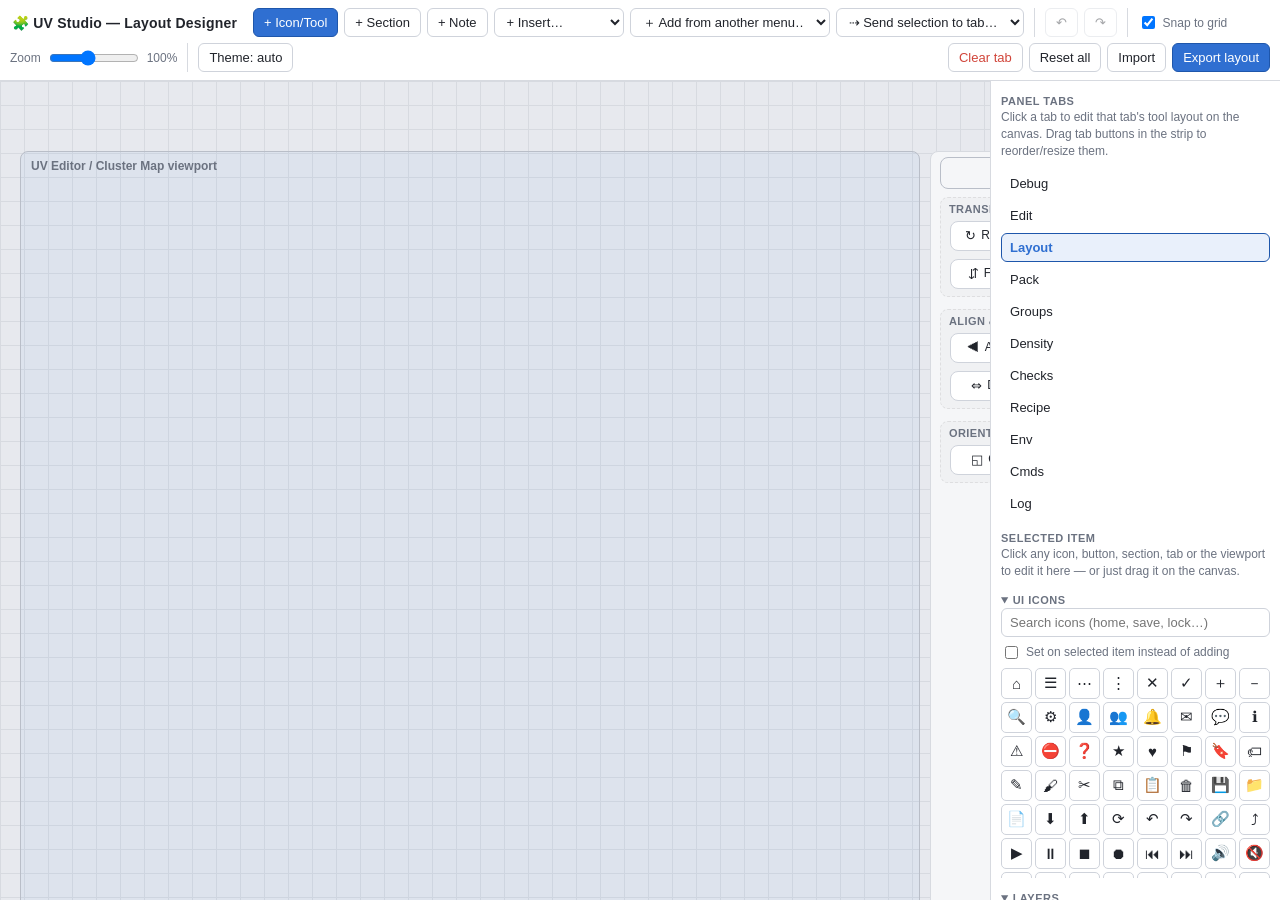
<file: layout-studio/index.html>
<!DOCTYPE html>
<html lang="en">
<head>
<meta charset="UTF-8">
<meta name="viewport" content="width=device-width, initial-scale=1, viewport-fit=cover">
<title>UV Studio — Layout Designer</title>
<style>
  :root {
    --bg: #1b1d22;
    --bg-canvas: #202329;
    --panel: #24272e;
    --panel-2: #2b2e36;
    --line: #383c46;
    --line-hi: #4b505d;
    --text: #e7e8ec;
    --muted: #9299a8;
    --accent: #5aa2ff;
    --accent-lo: #2f6fd1;
    --accent-soft: rgba(90,162,255,0.14);
    --viewport-fill: rgba(90,162,255,0.06);
    --section-fill: rgba(255,255,255,0.03);
    --section-line: rgba(255,255,255,0.10);
    --tool-fill: #2f333c;
    --tool-line: #454a56;
    --tool-hover: #363b45;
    --tab-fill: #262a31;
    --tab-active: #34394a;
    --actionbar-fill: #23262d;
    --danger: #ff6b6b;
    --radius: 8px;
    --font: -apple-system, BlinkMacSystemFont, "Segoe UI", Roboto, Helvetica, Arial, sans-serif, "Apple Color Emoji", "Segoe UI Emoji";
    padding-top: env(safe-area-inset-top, 0px);
    padding-bottom: env(safe-area-inset-bottom, 0px);
  }
  @media (prefers-color-scheme: light) {
    :root:not([data-theme="dark"]) {
      --bg: #f0f1f4;
      --bg-canvas: #e7e9ee;
      --panel: #ffffff;
      --panel-2: #f5f6f8;
      --line: #d7dae0;
      --line-hi: #b9bec8;
      --text: #21242b;
      --muted: #6b7280;
      --accent: #2f6fd1;
      --accent-lo: #1e56ab;
      --accent-soft: rgba(47,111,209,0.10);
      --viewport-fill: rgba(47,111,209,0.05);
      --section-fill: rgba(0,0,0,0.02);
      --section-line: rgba(0,0,0,0.08);
      --tool-fill: #ffffff;
      --tool-line: #cfd3db;
      --tool-hover: #eef1f6;
      --tab-fill: #eceef2;
      --tab-active: #dfe6f7;
      --actionbar-fill: #eceef2;
      --danger: #d1453a;
    }
  }
  :root[data-theme="dark"] { color-scheme: dark; }
  :root[data-theme="light"] { color-scheme: light; }

  * { box-sizing: border-box; }
  html, body { height: 100%; margin: 0; }
  body {
    background: var(--bg);
    color: var(--text);
    font-family: var(--font);
    font-size: 13px;
    display: flex;
    flex-direction: column;
    overflow: hidden;
  }

  /* ---------- Top bar ---------- */
  #topbar {
    flex: 0 0 auto;
    display: flex;
    align-items: center;
    gap: 6px;
    flex-wrap: wrap;
    padding: 8px 10px;
    padding-top: calc(8px + env(safe-area-inset-top, 0px));
    background: var(--panel);
    border-bottom: 1px solid var(--line);
    position: relative;
    z-index: 50;
  }
  #topbar h1 {
    font-size: 14px;
    font-weight: 700;
    margin: 0 10px 0 2px;
    white-space: nowrap;
    letter-spacing: 0.2px;
  }
  #topbar .sep { width: 1px; align-self: stretch; background: var(--line); margin: 0 4px; }
  #topbar .spacer { flex: 1 1 auto; }
  button.btn, select.btn {
    font: inherit;
    background: var(--tool-fill);
    color: var(--text);
    border: 1px solid var(--tool-line);
    border-radius: 6px;
    padding: 6px 10px;
    cursor: pointer;
    white-space: nowrap;
  }
  select.btn { padding: 5px 8px; max-width: 200px; }
  button.btn:hover, select.btn:hover { background: var(--tool-hover); }
  button.btn.primary { background: var(--accent); border-color: var(--accent-lo); color: #fff; }
  button.btn.primary:hover { filter: brightness(1.07); }
  button.btn.danger { color: var(--danger); }
  button.btn:disabled { opacity: 0.4; cursor: default; }
  label.chk {
    display: flex; align-items: center; gap: 5px;
    color: var(--muted); font-size: 12px; white-space: nowrap; cursor: pointer;
  }
  #zoomRow { display: flex; align-items: center; gap: 6px; color: var(--muted); font-size: 12px; }
  #zoomRow input[type=range] { width: 90px; }

  /* ---------- Layout ---------- */
  #main { flex: 1 1 auto; display: flex; min-height: 0; }
  #stage {
    flex: 1 1 auto;
    overflow: auto;
    position: relative;
    background:
      linear-gradient(var(--line) 1px, transparent 1px) 0 0 / 24px 24px,
      linear-gradient(90deg, var(--line) 1px, transparent 1px) 0 0 / 24px 24px,
      var(--bg-canvas);
    background-blend-mode: normal;
  }
  #canvas {
    position: relative;
    transform-origin: top left;
    width: 1760px;
    height: 960px;
  }

  /* generic draggable/resizable block */
  .box {
    position: absolute;
    border-radius: var(--radius);
    user-select: none;
    touch-action: none;
    cursor: grab;
  }
  .box:active { cursor: grabbing; }
  .box.selected { outline: 2px solid var(--accent); outline-offset: 1px; }
  .box.locked { pointer-events: none; }
  .box.locked .handle { display: none; }
  .box.hidden-item { display: none; }
  .box .lbl {
    width: 100%; height: 100%;
    display: flex; align-items: center; justify-content: center;
    gap: 5px;
    padding: 2px 6px;
    text-align: center;
    line-height: 1.15;
    overflow: hidden;
    pointer-events: none;
    font-size: 12px;
  }
  .box .lbl .txt[contenteditable="true"] {
    outline: 1px solid var(--accent); border-radius: 3px; padding: 0 3px;
    user-select: text; -webkit-user-select: text; cursor: text; min-width: 20px;
  }
  .box .icon { font-size: 1.1em; pointer-events: none; }
  .box .handle {
    position: absolute; right: -5px; bottom: -5px;
    width: 16px; height: 16px;
    cursor: nwse-resize;
    border-radius: 4px;
    background: var(--accent);
    opacity: 0;
    border: 2px solid var(--panel);
  }
  .box:hover .handle, .box.selected .handle { opacity: 1; }

  .box.tool {
    background: var(--tool-fill);
    border: 1px solid var(--tool-line);
    color: var(--text);
    font-weight: 500;
  }
  .box.tool:hover { background: var(--tool-hover); }

  .box.section {
    background: var(--section-fill);
    border: 1px dashed var(--section-line);
    cursor: grab;
  }
  .box.section .lbl {
    align-items: flex-start;
    justify-content: flex-start;
    font-size: 11px;
    font-weight: 700;
    text-transform: uppercase;
    letter-spacing: 0.4px;
    color: var(--muted);
    padding: 5px 8px;
  }

  .box.viewport {
    background: var(--viewport-fill);
    border: 1.5px solid var(--line-hi);
  }
  .box.viewport .lbl {
    align-items: flex-start; justify-content: flex-start;
    font-size: 12px; font-weight: 700; color: var(--muted);
    padding: 8px 10px;
  }

  .box.tabbtn {
    background: var(--tab-fill);
    border: 1px solid var(--tool-line);
    font-weight: 600;
    writing-mode: horizontal-tb;
  }
  .box.tabbtn.active { background: var(--tab-active); border-color: var(--accent); color: var(--accent); }

  .box.contentarea {
    background: var(--panel-2);
    border: 1px solid var(--line);
  }

  .box.actionbar {
    background: var(--actionbar-fill);
    border: 1px solid var(--line);
  }
  .box.actionbtn {
    background: var(--accent-soft);
    border: 1px solid var(--accent-lo);
    color: var(--accent);
    font-weight: 700;
  }

  .box.pivot {
    background: var(--panel-2);
    border: 1px solid var(--line-hi);
    color: var(--muted);
    font-style: italic;
  }

  .box.note {
    background: #3a3320;
    border: 1px solid #6b5a2a;
    color: #e8d38a;
  }
  @media (prefers-color-scheme: light) {
    :root:not([data-theme="dark"]) .box.note { background: #fff6d8; border-color: #e3c862; color: #7a6110; }
  }
  :root[data-theme="dark"] .box.note { background: #3a3320; border-color: #6b5a2a; color: #e8d38a; }
  :root[data-theme="light"] .box.note { background: #fff6d8; border-color: #e3c862; color: #7a6110; }

  .box.text { background: transparent; border: 1px dashed transparent; color: var(--text); }
  .box.text:hover { border-color: var(--line-hi); }
  .box.text .lbl { justify-content: flex-start; font-size: 14px; font-weight: 600; }

  .box.textfield { background: var(--tool-fill); border: 1px solid var(--tool-line); border-radius: 6px; color: var(--muted); }
  .box.textfield .lbl { justify-content: flex-start; padding: 2px 10px; }
  .box.textfield::after {
    content: ""; position: absolute; right: 8px; top: 50%; width: 6px; height: 6px;
    border-right: 1.5px solid var(--muted); border-bottom: 1.5px solid var(--muted);
    transform: translateY(-50%) rotate(-45deg); opacity: 0; pointer-events: none;
  }

  .box.block { background: var(--panel-2); border: 1px solid var(--line-hi); color: var(--muted); }
  .box.block .lbl { font-weight: 600; }

  .box.divider { background: transparent; border-radius: 3px; }
  .box.divider:hover { background: var(--accent-soft); }
  .box.divider .line {
    position: absolute; left: 0; right: 0; top: 50%; height: 2px;
    transform: translateY(-50%); background: var(--line-hi); border-radius: 1px; pointer-events: none;
  }
  .box.divider.vertical .line { left: 50%; right: auto; top: 0; bottom: 0; width: 2px; height: auto; transform: translateX(-50%); }
  .box.divider .lbl { display: none; }

  .box.iconbox { background: var(--tool-fill); border: 1px solid var(--tool-line); color: var(--text); }
  .box.iconbox .lbl { padding: 0; }
  .box.iconbox .lbl .txt { display: none; }

  .marquee {
    position: absolute; border: 1px solid var(--accent); background: var(--accent-soft);
    pointer-events: none; z-index: 99999;
  }
  .groupframe {
    position: absolute; border: 1.5px dashed var(--accent); border-radius: 10px;
    pointer-events: none; z-index: 99998;
  }
  .groupframe::before {
    content: "Group"; position: absolute; top: -17px; left: 0;
    font-size: 10px; font-weight: 700; color: var(--accent);
  }

  /* ---------- Right rail ---------- */
  #rail {
    flex: 0 0 290px;
    background: var(--panel);
    border-left: 1px solid var(--line);
    padding: 10px;
    padding-bottom: calc(10px + env(safe-area-inset-bottom, 0px));
    overflow-y: auto;
    display: flex; flex-direction: column; gap: 10px;
  }
  #rail h2, #rail summary { font-size: 11px; text-transform: uppercase; letter-spacing: .5px; color: var(--muted); margin: 4px 0 2px; font-weight: 700; }
  #rail summary { cursor: pointer; }
  #rail .hint { font-size: 12px; color: var(--muted); line-height: 1.4; }
  #selBox { display: flex; flex-direction: column; gap: 6px; }
  #selBox input, #selBox select, #rail input[type=search] {
    font: inherit; background: var(--tool-fill); color: var(--text);
    border: 1px solid var(--tool-line); border-radius: 6px; padding: 6px 8px; width: 100%;
  }
  #selBox input[type=color] { padding: 2px; height: 30px; cursor: pointer; }
  #selBox .grid2 { display: grid; grid-template-columns: 1fr 1fr; gap: 6px; }
  #selBox .grid4 { display: grid; grid-template-columns: repeat(4,1fr); gap: 6px; }
  #selBox .grid4 button.btn { padding: 6px 0; }
  #selBox label.f { font-size: 11px; color: var(--muted); display: block; margin-bottom: 2px; }
  .swatches { display: flex; flex-wrap: wrap; gap: 4px; }
  .swatches button { width: 20px; height: 20px; border-radius: 4px; border: 1px solid var(--line-hi); cursor: pointer; padding: 0; }
  #tabList { display: flex; flex-direction: column; gap: 3px; }
  #tabList button {
    text-align: left; font: inherit; background: transparent; color: var(--text);
    border: 1px solid transparent; border-radius: 6px; padding: 6px 8px; cursor: pointer;
  }
  #tabList button:hover { background: var(--tool-hover); }
  #tabList button.active { background: var(--accent-soft); color: var(--accent); border-color: var(--accent-lo); font-weight: 600; }

  #iconGrid {
    display: grid; grid-template-columns: repeat(8, 1fr); gap: 3px;
    max-height: 210px; overflow-y: auto; margin-top: 6px;
  }
  #iconGrid button {
    font: inherit; font-size: 15px; aspect-ratio: 1; padding: 0;
    background: var(--tool-fill); border: 1px solid var(--tool-line); border-radius: 5px;
    color: var(--text); cursor: pointer; overflow: hidden;
  }
  #iconGrid button:hover { background: var(--accent-soft); border-color: var(--accent-lo); }

  .rowbtns { display: flex; gap: 4px; flex-wrap: wrap; margin: 6px 0; }
  .rowbtns .btn { padding: 4px 8px; font-size: 12px; }
  #layerList { display: flex; flex-direction: column; gap: 1px; max-height: 300px; overflow-y: auto; }
  .layer { display: flex; align-items: center; gap: 6px; padding: 4px 6px; border-radius: 5px; cursor: pointer; font-size: 12px; }
  .layer:hover { background: var(--tool-hover); }
  .layer.active { background: var(--accent-soft); color: var(--accent); }
  .layer .ic { width: 16px; text-align: center; flex: 0 0 auto; }
  .layer .nm { flex: 1 1 auto; overflow: hidden; text-overflow: ellipsis; white-space: nowrap; }
  .layer .kd { color: var(--muted); font-size: 10px; flex: 0 0 auto; }
  .layer button { background: transparent; border: 0; cursor: pointer; font-size: 12px; opacity: .3; padding: 0 2px; color: var(--text); }
  .layer button.on { opacity: 1; }
  .layer.is-hidden .nm { opacity: .45; text-decoration: line-through; }

  #ctx {
    position: fixed; display: none; z-index: 200; min-width: 210px; padding: 4px;
    background: var(--panel); border: 1px solid var(--line); border-radius: 8px;
    box-shadow: 0 8px 24px rgba(0,0,0,.35);
  }
  #ctx button {
    display: flex; justify-content: space-between; width: 100%; text-align: left;
    background: transparent; border: 0; color: var(--text); font: inherit;
    padding: 6px 10px; border-radius: 5px; cursor: pointer;
  }
  #ctx button:hover:not(:disabled) { background: var(--tool-hover); }
  #ctx button:disabled { opacity: .4; cursor: default; }
  #ctx .k { color: var(--muted); font-size: 11px; margin-left: 16px; }
  #ctx hr { border: 0; border-top: 1px solid var(--line); margin: 4px 0; }

  #toast {
    position: fixed; left: 50%; bottom: 18px; transform: translateX(-50%) translateY(8px);
    background: var(--panel); border: 1px solid var(--line); color: var(--text);
    padding: 7px 14px; border-radius: 8px; font-size: 12px; opacity: 0; pointer-events: none;
    transition: opacity .15s, transform .15s; z-index: 300;
  }
  #toast.show { opacity: 1; transform: translateX(-50%) translateY(0); }

  #exportModal {
    position: fixed; inset: 0; background: rgba(0,0,0,0.5);
    display: none; align-items: center; justify-content: center; z-index: 100;
    padding: 20px;
  }
  #exportModal.open { display: flex; }
  #exportModal .card {
    background: var(--panel); border: 1px solid var(--line); border-radius: 10px;
    width: min(720px, 100%); max-height: 80vh; display: flex; flex-direction: column;
    padding: 14px; gap: 10px;
  }
  #exportModal textarea {
    flex: 1 1 auto; min-height: 260px; resize: vertical;
    background: var(--bg-canvas); color: var(--text); border: 1px solid var(--line);
    border-radius: 6px; padding: 10px; font-family: ui-monospace, "SF Mono", Menlo, Consolas, monospace;
    font-size: 11px; line-height: 1.4;
  }
  #exportModal .row { display: flex; gap: 8px; justify-content: flex-end; flex-wrap: wrap; }
  #exportModal h3 { margin: 0; font-size: 14px; }
  #copyMsg { font-size: 12px; color: var(--accent); align-self: center; margin-right: auto; }

  ::-webkit-scrollbar { width: 10px; height: 10px; }
  ::-webkit-scrollbar-thumb { background: var(--line-hi); border-radius: 6px; }
  ::-webkit-scrollbar-track { background: transparent; }
</style>
</head>
<body>

<div id="topbar">
  <h1>🧩 UV Studio — Layout Designer</h1>
  <button class="btn primary" id="btnAddTool">+ Icon/Tool</button>
  <button class="btn" id="btnAddSection">+ Section</button>
  <button class="btn" id="btnAddNote">+ Note</button>
  <select class="btn" id="selInsert" title="Insert a layout element">
    <option value="">+ Insert…</option>
    <option value="text">T  Text label</option>
    <option value="textfield">⌶  Text field</option>
    <option value="block">■  Block</option>
    <option value="divider_h">—  Line break</option>
    <option value="divider_v">|  Vertical divider</option>
    <option value="iconbox">★  Icon</option>
  </select>
  <select class="btn" id="selAddFrom" title="Copy a tool from any tab's layout onto this tab"></select>
  <select class="btn" id="selSendTo" title="Copy or move the selection to another tab"></select>
  <div class="sep"></div>
  <button class="btn" id="btnUndo" title="Undo (Ctrl+Z)">↶</button>
  <button class="btn" id="btnRedo" title="Redo (Ctrl+Shift+Z)">↷</button>
  <div class="sep"></div>
  <label class="chk"><input type="checkbox" id="chkSnap" checked> Snap to grid</label>
  <div id="zoomRow">
    Zoom <input type="range" id="zoomSlider" min="25" max="200" value="100"> <span id="zoomVal">100%</span>
  </div>
  <div class="sep"></div>
  <button class="btn" id="btnTheme">Theme</button>
  <div class="spacer"></div>
  <button class="btn danger" id="btnClearTab">Clear tab</button>
  <button class="btn" id="btnReset">Reset all</button>
  <button class="btn" id="btnImport">Import</button>
  <button class="btn primary" id="btnExport">Export layout</button>
</div>

<div id="main">
  <div id="stage">
    <div id="canvas"></div>
  </div>

  <div id="rail">
    <div>
      <h2>Panel tabs</h2>
      <div class="hint">Click a tab to edit that tab's tool layout on the canvas. Drag tab buttons in the strip to reorder/resize them.</div>
    </div>
    <div id="tabList"></div>

    <div>
      <h2>Selected item</h2>
      <div id="selBox">
        <div class="hint" id="selEmpty">Click any icon, button, section, tab or the viewport to edit it here — or just drag it on the canvas.</div>
        <div id="selFields" style="display:none;">
          <div class="hint" id="selInfo"></div>
          <label class="f">Label</label>
          <input type="text" id="selLabel">
          <div class="grid2">
            <div><label class="f">Icon</label><input type="text" id="selIcon" placeholder="none"></div>
            <div><label class="f">Font size</label><input type="number" id="selFont" min="6" max="96" placeholder="auto"></div>
          </div>
          <div class="grid4">
            <div><label class="f">X</label><input type="number" id="selX"></div>
            <div><label class="f">Y</label><input type="number" id="selY"></div>
            <div><label class="f">W</label><input type="number" id="selW"></div>
            <div><label class="f">H</label><input type="number" id="selH"></div>
          </div>
          <div class="grid2">
            <div><label class="f">Fill</label><input type="color" id="selFill"></div>
            <div><label class="f">Text</label><input type="color" id="selColor"></div>
          </div>
          <div class="swatches" id="swatches"></div>
          <button class="btn" id="btnResetColor">Reset colors</button>
          <label class="f">Arrange</label>
          <div class="grid4">
            <button class="btn" id="btnFront" title="Bring to front (Ctrl+])">⤒</button>
            <button class="btn" id="btnForward" title="Bring forward (])">↑</button>
            <button class="btn" id="btnBackward" title="Send backward ([)">↓</button>
            <button class="btn" id="btnBack" title="Send to back (Ctrl+[)">⤓</button>
          </div>
          <div class="grid2">
            <button class="btn" id="btnGroup" title="Group (Ctrl+G)">Group</button>
            <button class="btn" id="btnUngroup" title="Ungroup (Ctrl+Shift+G)">Ungroup</button>
            <button class="btn" id="btnLock" title="Lock / unlock (Ctrl+Shift+L)">Lock</button>
            <button class="btn" id="btnDup" title="Duplicate (Ctrl+D)">Duplicate</button>
          </div>
          <button class="btn danger" id="btnDeleteSel">Delete</button>
        </div>
      </div>
    </div>

    <details open>
      <summary>UI icons</summary>
      <input type="search" id="iconSearch" placeholder="Search icons (home, save, lock…)">
      <label class="chk" style="margin-top:6px;"><input type="checkbox" id="chkIconApply"> Set on selected item instead of adding</label>
      <div id="iconGrid"></div>
    </details>

    <details open>
      <summary>Layers</summary>
      <div class="rowbtns">
        <button class="btn" id="btnLockFrames" title="Lock viewport, content area and action bar so clicks pass through them">Lock frames</button>
        <button class="btn" id="btnUnlockAll">Unlock all</button>
        <button class="btn" id="btnShowAll">Show all</button>
      </div>
      <div id="layerList"></div>
    </details>

    <div>
      <h2>How this works</h2>
      <div class="hint">
        Every icon, tool button, tab, section box and the viewport is a real block from your UV Studio spec.
        Drag anywhere to move. Drag the bottom-right corner to resize. Double-click a label to rename it in place.
        Switch tabs on the left to lay out each one separately — your changes autosave in this browser.
        When you're happy, hit <b>Export layout</b> and send me the JSON — I'll turn it into real panel code.
        <br><br>
        <b>Select:</b> Shift-click adds to the selection. Drag on empty canvas (or on an unselected frame) to box-select. Ctrl/⌘-click picks one item inside a group. Right-click for more.<br>
        <b>Lock</b> the background frames (Layers → Lock frames) so clicks go through them.<br>
        <b>Keys:</b> Ctrl/⌘+C / V / X copy, paste, cut (works across tabs) · D duplicate · G group · Shift+G ungroup · Shift+L lock · ] [ forward/backward · Ctrl+] [ front/back · arrows nudge · Z undo · Ctrl+scroll zoom.
      </div>
    </div>
  </div>
</div>

<div id="ctx"></div>
<div id="toast"></div>

<div id="exportModal">
  <div class="card">
    <h3>Layout JSON</h3>
    <textarea id="exportText" readonly></textarea>
    <div class="row">
      <span id="copyMsg"></span>
      <label class="btn" style="cursor:pointer;">Load a file…
        <input type="file" id="fileInput" accept="application/json" style="display:none;">
      </label>
      <button class="btn" id="btnApplyImport">Apply pasted JSON</button>
      <button class="btn primary" id="btnCopy">Copy to clipboard</button>
      <button class="btn" id="btnCloseModal">Close</button>
    </div>
  </div>
</div>

<script>
(function(){
  "use strict";

  // ============================================================
  // 1. Source data — pulled straight from your uvstudio_v5_2.py
  //    TOOLS registry and DEFAULT_SECTIONS, tab-by-tab.
  // ============================================================
  var TAB_ORDER = ["debug","edit","layout","pack","groups","density","checks","recipe","env","cmds","log"];
  var TAB_LABEL = {
    debug:"Debug", edit:"Edit", layout:"Layout", pack:"Pack", groups:"Groups",
    density:"Density", checks:"Checks", recipe:"Recipe", env:"Env", cmds:"Cmds", log:"Log"
  };
  var SECTIONS_BY_TAB = {
    debug:   ["Tests"],
    edit:    ["Select","Create","Cut & Sew","Interactive","Unfold","Arrange","Pin"],
    layout:  ["Transform","Align & Distribute","Orient"],
    pack:    ["Pack"],
    groups:  ["Pairs","Stacks"],
    density: ["Density"],
    checks:  ["Audit"]
  };
  var TABS_WITH_PIVOT = {layout:true};

  // [id, label, tab, section, icon]
  var TOOL_DEFS = [
    ["rotate","Rotate","layout","Transform","↻"],
    ["rotate_ccw","Rotate +90","layout","Transform","↺"],
    ["rotate_cw","Rotate -90","layout","Transform","↻"],
    ["scale","Scale","layout","Transform","⤢"],
    ["move","Move","layout","Transform","✥"],
    ["flip_u","Flip U","layout","Transform","⇋"],
    ["flip_v","Flip V","layout","Transform","⇵"],
    ["flip_native_u","Flip U (Maya)","edit","Arrange","⇋"],
    ["normalize","Normalize","edit","Arrange","▢"],
    ["unitize","Unitize","edit","Arrange","▢"],
    ["layout_maya","Layout (Maya)","edit","Arrange","▦"],
    ["layout_u3d","Layout (Unfold3D)","edit","Arrange","▦"],
    ["debug_all","Run all tests","debug","Tests","✓"],
    ["debug_tools","Tool test","debug","Tests","✓"],
    ["debug_split","Split UVs check","debug","Tests","✓"],
    ["debug_pins","Pin round-trip","debug","Tests","✓"],
    ["debug_viewport","Pair-mode viewport","debug","Tests","✓"],
    ["debug_parity","Option parity","debug","Tests","✓"],
    ["debug_self","Self tests","debug","Tests","✓"],
    ["align_left","Align L","layout","Align & Distribute","⯇"],
    ["align_right","Align R","layout","Align & Distribute","⯈"],
    ["align_bottom","Align B","layout","Align & Distribute","⯆"],
    ["align_top","Align T","layout","Align & Distribute","⯅"],
    ["align_centre_u","Centre U","layout","Align & Distribute","│"],
    ["align_centre_v","Centre V","layout","Align & Distribute","─"],
    ["distribute_u","Distribute U","layout","Align & Distribute","⇔"],
    ["distribute_v","Distribute V","layout","Align & Distribute","⇕"],
    ["orient_shells","Orient Shells","layout","Orient","◱"],
    ["orient_edge","Orient to Edge","layout","Orient","◱"],
    ["straighten_pca","Straighten (PCA)","layout","Orient","╱"],
    ["link_pair","Pair Selected","groups","Pairs","⛓"],
    ["link_lock","Lock Selected","groups","Pairs","🔒"],
    ["unlink","Unlink","groups","Pairs","⛓"],
    ["list_links","Show Links","groups","Pairs","☰"],
    ["find_pairs","Find Pairs","groups","Pairs","⌕"],
    ["stack_pairs","Stack Pairs","groups","Pairs","▤"],
    ["stack_native","Stack Similar (Maya)","groups","Stacks","▤"],
    ["pack","Pack","pack","Pack","▣"],
    ["get_density","Get Density","density","Density","▥"],
    ["set_density","Set Density","density","Density","▥"],
    ["planar","Planar","edit","Create","▱"],
    ["cylindrical","Cylindrical","edit","Create","▱"],
    ["spherical","Spherical","edit","Create","◯"],
    ["automatic","Automatic","edit","Create","✦"],
    ["camera","Camera-based","edit","Create","▱"],
    ["contour","Contour Stretch","edit","Create","▱"],
    ["cut","Cut","edit","Cut & Sew","✂"],
    ["cut_tool","3D Cut and Sew UV Tool","edit","Interactive","✂"],
    ["sew","Sew","edit","Cut & Sew","🧵"],
    ["sew_move","Move and Sew","edit","Cut & Sew","🧵"],
    ["split","Split UVs","edit","Cut & Sew","⑃"],
    ["merge","Merge UVs","edit","Cut & Sew","⑂"],
    ["unfold3d","Unfold","edit","Unfold","⬔"],
    ["optimize","Optimize","edit","Unfold","⬔"],
    ["straighten_uvs","Straighten UVs","edit","Unfold","╱"],
    ["straighten_border","Straighten Border","edit","Unfold","╱"],
    ["pin","Pin","edit","Pin","📌"],
    ["unpin","Unpin","edit","Pin","📌"],
    ["invert_pins","Invert Pins","edit","Pin","📌"],
    ["select_pinned","Select Pinned","edit","Select","📌"],
    ["check_overlaps","Overlaps","checks","Audit","⚠"],
    ["check_flipped","Flipped","checks","Audit","⚠"],
    ["check_density","Density Audit","checks","Audit","⚠"],
    ["check_bounds","Out of Bounds","checks","Audit","⚠"]
  ];
  var RECIPE_TOOLS = [
    ["recipe_save","Save","recipe","Recipe","💾"],
    ["recipe_dry","Dry run","recipe","Recipe","▶"],
    ["recipe_replay","Replay","recipe","Recipe","↻"]
  ];
  var ACTION_BAR_DEFS = [
    ["analyze","Analyze","🔍"],
    ["pack_preview","Preview Pack","▣"],
    ["pack_go","Pack","▣"],
    ["check_overlaps_bar","Check Overlaps","⚠"]
  ];

  var STORAGE_KEY = "uvstudio_layout_designer_v1";
  var CLIP_KEY = "uvstudio_layout_designer_clipboard_v1";

  var KIND_NAME = {
    viewport:"Viewport", contentarea:"Content area", actionbar:"Action bar", section:"Section",
    pivot:"Pivot strip", note:"Note", tool:"Tool", actionbtn:"Action", tabbtn:"Tab",
    text:"Text", textfield:"Text field", block:"Block", divider:"Line", iconbox:"Icon"
  };
  var KIND_GLYPH = {
    viewport:"▭", contentarea:"▭", actionbar:"▬", section:"▢", pivot:"⊹", note:"▤", tool:"▪",
    actionbtn:"▣", tabbtn:"⎍", text:"T", textfield:"⌶", block:"■", divider:"—", iconbox:"★"
  };
  // Stacking before anything is reordered: frames at the bottom, containers above
  // them, then controls. An item's own z (set by Arrange) overrides this.
  var DEFAULT_Z = {
    viewport:0, contentarea:0, actionbar:0, section:1, pivot:2, note:2, block:2,
    tool:4, actionbtn:4, tabbtn:4, textfield:4, text:5, divider:5, iconbox:5
  };
  // Big background boxes: dragging on one that isn't selected box-selects what's
  // on top of it instead of moving it, so it doesn't steal every click.
  var FRAME_KINDS = {viewport:true, contentarea:true, actionbar:true};

  var INSERT_DEFS = {
    tool:      {kind:"tool", label:"New Tool", icon:"★", w:96, h:30},
    section:   {kind:"section", label:"New Section", w:300, h:100},
    note:      {kind:"note", label:"Note / placeholder", icon:"▤", w:200, h:60},
    text:      {kind:"text", label:"Text label", w:160, h:32},
    textfield: {kind:"textfield", label:"Type here…", w:220, h:32},
    block:     {kind:"block", label:"Content block", w:240, h:120},
    divider_h: {kind:"divider", label:"Line break", w:320, h:16},
    divider_v: {kind:"divider", label:"Vertical divider", w:16, h:200},
    iconbox:   {kind:"iconbox", label:"Icon", icon:"★", w:40, h:40}
  };

  var SWATCHES = ["#2f333c","#24272e","#3b4252","#5aa2ff","#2f6fd1","#35c48a",
                  "#e5b53a","#ff8a3d","#ff6b6b","#b07cff","#ffffff","#000000"];

  var UI_ICONS = [
    ["⌂","home"],["☰","menu hamburger"],["⋯","more horizontal"],["⋮","more vertical"],
    ["✕","close x cancel"],["✓","check ok done"],["＋","plus add new"],["－","minus remove"],
    ["🔍","search find magnify"],["⚙","settings gear options"],["👤","user profile account"],["👥","users team people"],
    ["🔔","bell notification alert"],["✉","mail envelope email"],["💬","chat comment message"],["ℹ","info information"],
    ["⚠","warning caution"],["⛔","error stop blocked"],["❓","help question"],["★","star favourite"],
    ["♥","heart like"],["⚑","flag report"],["🔖","bookmark"],["🏷","tag label"],
    ["✎","edit pencil rename"],["🖌","brush paint"],["✂","scissors cut"],["⧉","copy duplicate"],
    ["📋","clipboard paste"],["🗑","trash delete bin"],["💾","save disk"],["📁","folder directory"],
    ["📄","file document page"],["⬇","download"],["⬆","upload"],["⟳","refresh reload sync"],
    ["↶","undo"],["↷","redo"],["🔗","link chain"],["⤴","share export"],
    ["▶","play run start"],["⏸","pause"],["⏹","stop"],["⏺","record"],
    ["⏮","previous back"],["⏭","next skip"],["🔊","volume sound"],["🔇","mute"],
    ["👁","eye visible show view"],["🙈","hidden hide invisible"],["🔒","lock locked"],["🔓","unlock unlocked"],
    ["🔑","key password"],["🛡","shield security"],["📌","pin"],["📍","location map marker"],
    ["←","arrow left"],["→","arrow right"],["↑","arrow up"],["↓","arrow down"],
    ["❮","chevron left"],["❯","chevron right"],["⌃","chevron up caret"],["⌄","chevron down caret dropdown"],
    ["⇅","sort order"],["⏷","dropdown filter"],["▦","grid tiles"],["≡","list lines"],
    ["◧","layers panel sidebar"],["⊞","window tiles"],["⛶","fullscreen maximize"],["⤢","expand resize scale"],
    ["⊕","zoom in"],["⊖","zoom out"],["◎","target focus"],["⌖","crosshair pivot"],
    ["✥","move drag"],["↻","rotate"],["⇋","flip mirror"],["🧲","magnet snap"],
    ["🖼","image picture"],["📷","camera photo"],["🎬","video film"],["🎵","music audio"],
    ["🎤","microphone voice"],["📊","chart stats graph"],["📅","calendar date"],["🕒","clock time history"],
    ["☁","cloud"],["🌐","globe web language"],["☀","sun light theme"],["☾","moon dark theme"],
    ["⚡","bolt lightning fast"],["✨","sparkles magic auto"],["🐞","bug debug"],["⌨","keyboard shortcut"],
    ["</>","code developer"],["🖥","monitor display screen"],["🔋","battery"],["📶","signal wifi"],
    ["⏻","power"],["🛒","cart shop"],["◯","circle"],["▢","square"],
    ["△","triangle"],["◆","diamond"],["⬛","cube block"],["⠿","drag handle grip"]
  ];

  var MOD = /Mac|iPhone|iPad/.test(navigator.platform) ? "⌘" : "Ctrl";

  // ============================================================
  // 2. Default layout generation (flow-layout, then freely draggable)
  // ============================================================
  function estWidth(label, icon) {
    var w = 26 + label.length * 6.6 + (icon ? 16 : 0);
    return Math.max(74, Math.min(190, Math.round(w)));
  }

  function buildDefaultTab(tabId, ca) {
    var contentX = ca.x + 10, contentW = ca.w;
    var hasPivot = !!TABS_WITH_PIVOT[tabId];
    var y = ca.y + (hasPivot ? 46 : 8);
    var pivot = hasPivot ? {x: contentX, y: ca.y + 6, w: contentW - 20, h: 32} : null;

    var toolsForTab = TOOL_DEFS.filter(function(t){ return t[2] === tabId; });
    if (tabId === "recipe") toolsForTab = RECIPE_TOOLS.slice();

    var sectionNames = SECTIONS_BY_TAB[tabId] || (tabId === "recipe" ? ["Recipe"] : []);
    var sections = [];
    var items = [];
    var rowH = 30, gapX = 6, gapY = 8, padX = 10, padTop = 24, padBot = 8;

    sectionNames.forEach(function(secName){
      var secTools = toolsForTab.filter(function(t){ return t[3] === secName; });
      if (!secTools.length) return;
      var innerW = contentW - 20 - padX*2;
      var cx = padX, cy = padTop, rowMaxH = rowH;
      var placed = [];
      secTools.forEach(function(t){
        var w = estWidth(t[1], t[4]);
        if (cx + w > innerW && cx > padX) { cx = padX; cy += rowMaxH + gapY; rowMaxH = rowH; }
        placed.push({id: t[0], label: t[1], icon: t[4], x: cx, y: cy, w: w, h: rowH, section: secName});
        cx += w + gapX;
        rowMaxH = Math.max(rowMaxH, rowH);
      });
      var secH = cy + rowMaxH + padBot;
      var secBox = {id: "sec_" + tabId + "_" + secName.replace(/[^a-z0-9]+/gi,"_"),
                    label: secName, x: contentX, y: y, w: contentW - 20, h: secH};
      sections.push(secBox);
      placed.forEach(function(p){
        items.push({id: p.id, label: p.label, icon: p.icon,
                    x: secBox.x + p.x, y: secBox.y + p.y, w: p.w, h: p.h, section: secName});
      });
      y += secH + 12;
    });

    // non-tool placeholder content panes
    var extra = [];
    if (tabId === "recipe") {
      extra.push({id:"recipe_steps", label:"Recipe Steps List", type:"note",
                  x: contentX, y: y, w: contentW - 20, h: 220});
      y += 232;
    }
    if (tabId === "env") extra.push({id:"env_view", label:"Environment Info (read-only text)", type:"note", x: contentX, y: 8, w: contentW-20, h: 300});
    if (tabId === "cmds") extra.push({id:"cmds_tree", label:"Command Resolution Tree (Tool / Resolved / Kind)", type:"note", x: contentX, y: 8, w: contentW-20, h: 300});
    if (tabId === "log") extra.push({id:"log_view", label:"Log Output", type:"note", x: contentX, y: 8, w: contentW-20, h: 300});

    return {
      id: tabId, label: TAB_LABEL[tabId],
      pivot: pivot,
      sections: sections,
      items: items,
      extra: extra,
      shapes: [],
      contentH: Math.max(y + 10, 120)
    };
  }

  function buildDefaultState() {
    var ca = {x: 930, y: 70, w: 660, h: 800, label: "Tools Panel — active tab's content area"};
    var tabs = {};
    TAB_ORDER.forEach(function(id){ tabs[id] = buildDefaultTab(id, ca); });

    var tabBar = {x: 1600, y: 70, w: 90, h: 820, items: []};
    var tby = tabBar.y;
    TAB_ORDER.forEach(function(id, i){
      var h = 68;
      tabBar.items.push({id: "tabbtn_" + id, tab: id, label: TAB_LABEL[id], x: tabBar.x, y: tby, w: tabBar.w, h: h});
      tby += h + 4;
    });

    return {
      activeTab: "layout",
      zoom: 100,
      snap: true,
      theme: "auto",
      viewport: {x: 20, y: 70, w: 900, h: 890, label: "UV Editor / Cluster Map viewport"},
      contentArea: ca,
      actionBar: {
        box: {x: 930, y: 880, w: 660, h: 50, label: "Action bar"},
        items: (function(){
          var w = 660, n = ACTION_BAR_DEFS.length, gap = 8, pad = 8;
          var bw = Math.floor((w - pad*2 - gap*(n-1)) / n);
          return ACTION_BAR_DEFS.map(function(a, i){
            return {id: "action_" + a[0], label: a[1], icon: a[2],
                    x: 930 + pad + i*(bw+gap), y: 890, w: bw, h: 30};
          });
        })()
      },
      tabBar: tabBar,
      tabs: tabs
    };
  }

  // ============================================================
  // 3. State load/save + undo history
  // ============================================================
  // Layouts exported before shapes/groups/locks existed still load.
  function migrate(s) {
    TAB_ORDER.forEach(function(id){
      if (!s.tabs[id]) s.tabs[id] = buildDefaultTab(id, s.contentArea);
    });
    Object.keys(s.tabs).forEach(function(k){
      var t = s.tabs[k];
      t.items = t.items || []; t.sections = t.sections || [];
      t.extra = t.extra || []; t.shapes = t.shapes || [];
    });
    s.actionBar.items = s.actionBar.items || [];
    s.tabBar.items = s.tabBar.items || [];
    return s;
  }

  var state = loadState();

  function loadState() {
    try {
      var raw = localStorage.getItem(STORAGE_KEY);
      if (raw) {
        var parsed = JSON.parse(raw);
        if (parsed && parsed.tabs && parsed.tabBar) return migrate(parsed);
      }
    } catch (e) { /* ignore, fall through to default */ }
    return buildDefaultState();
  }

  var saveTimer = null;
  function saveState() {
    clearTimeout(saveTimer);
    saveTimer = setTimeout(function(){
      try { localStorage.setItem(STORAGE_KEY, JSON.stringify(state)); }
      catch (e) { /* storage unavailable — designer still works this session */ }
    }, 200);
  }

  var hist = [], hIdx = -1, HIST_MAX = 150;
  function commit() {
    saveState();
    var s = JSON.stringify(state);
    if (hist[hIdx] === s) return;
    hist = hist.slice(0, hIdx + 1);
    hist.push(s);
    if (hist.length > HIST_MAX) hist.shift();
    hIdx = hist.length - 1;
    updateButtons();
  }
  function restoreSnapshot(s) {
    // View settings are not part of the design, so undo leaves them alone.
    var keep = {zoom: state.zoom, snap: state.snap, theme: state.theme};
    state = migrate(JSON.parse(s));
    state.zoom = keep.zoom; state.snap = keep.snap; state.theme = keep.theme;
    sel = [];
    render();
    saveState();
  }
  function undo() { if (hIdx > 0) { hIdx--; restoreSnapshot(hist[hIdx]); toast("Undo"); } }
  function redo() { if (hIdx < hist.length - 1) { hIdx++; restoreSnapshot(hist[hIdx]); toast("Redo"); } }

  // ============================================================
  // 4. Rendering
  // ============================================================
  var canvas = document.getElementById("canvas");
  var stage = document.getElementById("stage");
  var entries = [], nodeOf = new Map(), entryOf = new Map();
  var sel = [], drag = null, clipboard = null, pasteCount = 0, ctxPt = null;

  function $(id) { return document.getElementById(id); }
  function el(tag, cls) { var e = document.createElement(tag || "div"); if (cls) e.className = cls; return e; }
  function clone(o) { return JSON.parse(JSON.stringify(o)); }
  function curTab() { return state.tabs[state.activeTab]; }
  function isSel(r) { return sel.indexOf(r) >= 0; }

  function zRef(r) {
    if (r.z !== undefined && r.z !== null) return r.z;
    var e = entryOf.get(r);
    return e && DEFAULT_Z[e.kind] !== undefined ? DEFAULT_Z[e.kind] : 3;
  }
  function maxZ() { var m = 0; entries.forEach(function(e){ m = Math.max(m, zRef(e.ref)); }); return m; }
  function minZ() { var m = 0; entries.forEach(function(e){ m = Math.min(m, zRef(e.ref)); }); return m; }
  function overlaps(a, b) { return a.x < b.x + b.w && b.x < a.x + a.w && a.y < b.y + b.h && b.y < a.y + a.h; }

  function applyGeom(node, g) {
    if (!node) return;
    node.style.left = g.x + "px";
    node.style.top = g.y + "px";
    node.style.width = g.w + "px";
    node.style.height = g.h + "px";
  }

  function applyLook(node, entry) {
    var ref = entry.ref;
    var fillTarget = entry.kind === "divider" ? node.querySelector(".line") : node;
    fillTarget.style.background = ref.fill || "";
    node.style.color = ref.color || "";
    var lbl = node.querySelector(".lbl");
    lbl.style.fontSize = ref.fontSize ? ref.fontSize + "px" : "";
    if (entry.kind === "iconbox") {
      var ic = node.querySelector(".icon");
      if (ic) ic.style.fontSize = (ref.fontSize || Math.max(10, Math.round(Math.min(ref.w, ref.h) * 0.5))) + "px";
    }
  }

  function collectEntries() {
    var out = [];
    function add(list, kind) {
      list.forEach(function(r){ out.push({ref: r, kind: r.kind || kind, list: list}); });
    }
    out.push({ref: state.viewport, kind: "viewport", list: null});
    out.push({ref: state.contentArea, kind: "contentarea", list: null});
    var tab = curTab();
    if (tab) {
      if (tab.pivot) {
        if (tab.pivot.label === undefined) {
          tab.pivot.label = "Pivot strip (top-left / centre / top-right / …)";
          tab.pivot.icon = "⊹";
        }
        out.push({ref: tab.pivot, kind: "pivot", list: null});
      }
      add(tab.sections, "section");
      add(tab.items, "tool");
      (tab.extra || []).forEach(function(x){ if (x.icon === undefined) x.icon = "▤"; });
      add(tab.extra, "note");
      add(tab.shapes, "block");
    }
    out.push({ref: state.actionBar.box, kind: "actionbar", list: null});
    add(state.actionBar.items, "actionbtn");
    add(state.tabBar.items, "tabbtn");
    return out;
  }

  function makeBox(entry) {
    var ref = entry.ref, kind = entry.kind;
    var cls = "box " + kind;
    if (kind === "tabbtn" && ref.tab === state.activeTab) cls += " active";
    if (kind === "divider" && ref.h > ref.w) cls += " vertical";
    if (ref.locked) cls += " locked";
    if (ref.hidden) cls += " hidden-item";
    var node = el("div", cls);
    applyGeom(node, ref);
    node.style.zIndex = String(zRef(ref));
    if (kind === "divider") node.appendChild(el("div", "line"));
    var lbl = el("div", "lbl");
    if (ref.icon) {
      var ic = el("span", "icon"); ic.textContent = ref.icon; lbl.appendChild(ic);
    }
    var txt = el("span", "txt");
    txt.textContent = ref.label;
    lbl.appendChild(txt);
    node.appendChild(lbl);
    if (kind === "iconbox" || kind === "divider") node.title = ref.label || "";
    var handle = el("div", "handle");
    node.appendChild(handle);
    node._entry = entry;
    applyLook(node, entry);
    wireInteractions(node, handle, entry);
    return node;
  }

  function render() {
    canvas.innerHTML = "";
    canvas.style.transform = "scale(" + (state.zoom/100) + ")";
    entries = collectEntries();
    nodeOf = new Map(); entryOf = new Map();
    entries.forEach(function(e, i){ e.order = i; entryOf.set(e.ref, e); });
    var sorted = entries.slice().sort(function(a, b){
      return (zRef(a.ref) - zRef(b.ref)) || (a.order - b.order);
    });
    sorted.forEach(function(e){
      var n = makeBox(e);
      nodeOf.set(e.ref, n);
      canvas.appendChild(n);
    });
    sel = sel.filter(function(r){ return entryOf.has(r); });
    renderTabList();
    renderLayers();
    buildAddFrom();
    buildSendTo();
    refreshSelection();
  }

  function renderTabList() {
    var list = $("tabList");
    list.innerHTML = "";
    TAB_ORDER.forEach(function(id){
      var b = document.createElement("button");
      b.textContent = TAB_LABEL[id];
      if (id === state.activeTab) b.className = "active";
      b.addEventListener("click", function(){
        state.activeTab = id;
        render();
        saveState();
      });
      list.appendChild(b);
    });
  }

  // ============================================================
  // 5. Selection
  // ============================================================
  function expandGroup(ref) {
    if (!ref.group) return [ref];
    return entries.filter(function(e){ return e.ref.group === ref.group && !e.ref.hidden; })
                  .map(function(e){ return e.ref; });
  }
  function setSel(refs) { sel = refs.slice(); refreshSelection(); }

  function refreshSelection() {
    nodeOf.forEach(function(n, r){ n.classList.toggle("selected", isSel(r)); });
    updateGroupFrames();
    updateSelFields();
    Array.prototype.forEach.call($("layerList").children, function(row){
      row.classList.toggle("active", isSel(row._ref));
    });
    updateButtons();
  }

  function updateGroupFrames() {
    Array.prototype.slice.call(canvas.querySelectorAll(".groupframe")).forEach(function(n){ n.remove(); });
    var gids = {};
    sel.forEach(function(r){ if (r.group) gids[r.group] = true; });
    Object.keys(gids).forEach(function(g){
      var m = entries.filter(function(e){ return e.ref.group === g && !e.ref.hidden; });
      if (m.length < 2) return;
      var x0 = Infinity, y0 = Infinity, x1 = -Infinity, y1 = -Infinity;
      m.forEach(function(e){
        var r = e.ref;
        x0 = Math.min(x0, r.x); y0 = Math.min(y0, r.y);
        x1 = Math.max(x1, r.x + r.w); y1 = Math.max(y1, r.y + r.h);
      });
      var f = el("div", "groupframe");
      applyGeom(f, {x: x0 - 5, y: y0 - 5, w: x1 - x0 + 10, h: y1 - y0 + 10});
      canvas.appendChild(f);
    });
  }

  function cssHex(node, prop, fallback) {
    if (!node) return fallback;
    var v = getComputedStyle(node)[prop];
    var m = v && v.match(/rgba?\(([^)]+)\)/);
    if (!m) return fallback;
    var p = m[1].split(/[ ,/]+/).filter(Boolean).map(parseFloat);
    if (p.length > 3 && p[3] < 0.2) return fallback;
    return "#" + p.slice(0, 3).map(function(x){ return ("0" + Math.round(x).toString(16)).slice(-2); }).join("");
  }

  function setField(id, value) {
    var f = $(id);
    if (document.activeElement !== f) f.value = value;
  }

  function updateSelFields() {
    var fields = $("selFields"), empty = $("selEmpty");
    if (!sel.length) {
      empty.style.display = "block";
      fields.style.display = "none";
      return;
    }
    empty.style.display = "none";
    fields.style.display = "flex";
    fields.style.flexDirection = "column";
    fields.style.gap = "6px";
    var r = sel[0], e = entryOf.get(r), node = nodeOf.get(r);
    var info;
    if (sel.length > 1) {
      var g = r.group && sel.every(function(x){ return x.group === r.group; });
      info = sel.length + " items selected" + (g ? " · group" : "");
    } else {
      info = KIND_NAME[e.kind] + (r.group ? " · in a group" : "") + (r.locked ? " · locked" : "");
    }
    $("selInfo").textContent = info;
    setField("selLabel", r.label || "");
    setField("selIcon", r.icon || "");
    setField("selFont", r.fontSize || "");
    setField("selX", Math.round(r.x));
    setField("selY", Math.round(r.y));
    setField("selW", Math.round(r.w));
    setField("selH", Math.round(r.h));
    var fillNode = e.kind === "divider" && node ? node.querySelector(".line") : node;
    setField("selFill", r.fill || cssHex(fillNode, "backgroundColor", "#2f333c"));
    setField("selColor", r.color || cssHex(node, "color", "#e7e8ec"));
  }

  function updateButtons() {
    $("btnUndo").disabled = hIdx <= 0;
    $("btnRedo").disabled = hIdx >= hist.length - 1;
    var allLocked = sel.length && sel.every(function(r){ return r.locked; });
    $("btnLock").textContent = allLocked ? "Unlock" : "Lock";
    $("btnGroup").disabled = sel.length < 2;
    $("btnUngroup").disabled = !sel.some(function(r){ return r.group; });
  }

  // ============================================================
  // 6. Drag, resize, box-select (pointer events — mouse & touch)
  // ============================================================
  var GRID = 8;
  function snapVal(v) { return state.snap ? Math.round(v / GRID) * GRID : Math.round(v); }

  function canvasPoint(e) {
    var r = canvas.getBoundingClientRect(), z = state.zoom / 100;
    return {x: (e.clientX - r.left) / z, y: (e.clientY - r.top) / z};
  }

  function wireInteractions(node, handle, entry) {
    var ref = entry.ref, resizing = null;

    node.addEventListener("pointerdown", function(e){
      if (e.button !== 0) { e.stopPropagation(); return; }
      if (e.target === handle || e.target.isContentEditable) return;
      e.stopPropagation();
      hideCtx();
      var deep = e.metaKey || e.ctrlKey;
      if (FRAME_KINDS[entry.kind] && !isSel(ref) && !deep) { startMarquee(e, ref); return; }
      if (e.shiftKey) {
        var grp = expandGroup(ref);
        if (isSel(ref)) {
          sel = sel.filter(function(r){ return grp.indexOf(r) < 0; });
          refreshSelection();
          return;
        }
        sel = sel.concat(grp.filter(function(r){ return !isSel(r); }));
      } else if (deep) {
        sel = [ref];
      } else if (!isSel(ref)) {
        sel = expandGroup(ref);
      }
      refreshSelection();
      node.setPointerCapture(e.pointerId);
      drag = {
        node: node, primary: ref, startX: e.clientX, startY: e.clientY,
        zoom: state.zoom / 100, moved: false,
        starts: sel.filter(function(r){ return !r.locked; }).map(function(r){ return {ref: r, x: r.x, y: r.y}; })
      };
    });
    node.addEventListener("pointermove", function(e){
      if (!drag || drag.node !== node) return;
      var dx = (e.clientX - drag.startX) / drag.zoom;
      var dy = (e.clientY - drag.startY) / drag.zoom;
      if (!drag.moved && Math.abs(dx) + Math.abs(dy) < 2) return;
      drag.moved = true;
      var p = drag.starts.filter(function(s){ return s.ref === drag.primary; })[0] || drag.starts[0];
      if (!p) return;
      // Snap the grabbed item, then move the rest by the same amount so a
      // multi-selection keeps its spacing.
      var ddx = snapVal(p.x + dx) - p.x, ddy = snapVal(p.y + dy) - p.y;
      drag.starts.forEach(function(s){
        s.ref.x = s.x + ddx; s.ref.y = s.y + ddy;
        applyGeom(nodeOf.get(s.ref), s.ref);
      });
      updateSelFields();
      updateGroupFrames();
    });
    function endDrag() {
      if (drag && drag.node === node) {
        var moved = drag.moved;
        drag = null;
        if (moved) commit();
      }
    }
    node.addEventListener("pointerup", endDrag);
    node.addEventListener("pointercancel", endDrag);

    handle.addEventListener("pointerdown", function(e){
      if (e.button !== 0) return;
      e.stopPropagation();
      if (!isSel(ref)) setSel([ref]);
      handle.setPointerCapture(e.pointerId);
      resizing = {startX: e.clientX, startY: e.clientY, ow: ref.w, oh: ref.h, zoom: state.zoom/100};
    });
    handle.addEventListener("pointermove", function(e){
      if (!resizing) return;
      var dx = (e.clientX - resizing.startX) / resizing.zoom;
      var dy = (e.clientY - resizing.startY) / resizing.zoom;
      var minW = entry.kind === "divider" ? 8 : 28, minH = entry.kind === "divider" ? 8 : 20;
      ref.w = Math.max(minW, snapVal(resizing.ow + dx));
      ref.h = Math.max(minH, snapVal(resizing.oh + dy));
      applyGeom(node, ref);
      if (entry.kind === "divider") node.classList.toggle("vertical", ref.h > ref.w);
      if (entry.kind === "iconbox") applyLook(node, entry);
      updateSelFields();
      updateGroupFrames();
    });
    function endResize() {
      if (resizing) { resizing = null; commit(); }
    }
    handle.addEventListener("pointerup", endResize);
    handle.addEventListener("pointercancel", endResize);

    node.addEventListener("dblclick", function(e){
      e.stopPropagation();
      if (ref.locked) return;
      startInlineEdit(node, entry);
    });
  }

  function startInlineEdit(node, entry) {
    var ref = entry.ref;
    if (entry.kind === "divider" || entry.kind === "iconbox") {
      var next = prompt("Rename:", ref.label);
      if (next !== null && next.trim() !== "") { ref.label = next.trim(); commit(); render(); }
      return;
    }
    var lbl = node.querySelector(".lbl"), txt = node.querySelector(".txt");
    lbl.style.pointerEvents = "auto";
    txt.contentEditable = "true";
    txt.focus();
    var range = document.createRange();
    range.selectNodeContents(txt);
    var s = window.getSelection(); s.removeAllRanges(); s.addRange(range);
    txt.addEventListener("keydown", function(e){
      e.stopPropagation();
      if (e.key === "Enter") { e.preventDefault(); txt.blur(); }
      if (e.key === "Escape") { txt.textContent = ref.label; txt.blur(); }
    });
    txt.addEventListener("blur", function(){
      txt.contentEditable = "false";
      var v = txt.textContent.trim();
      if (v) ref.label = v;
      commit();
      render();
    }, {once: true});
  }

  function startMarquee(e, clickRef) {
    var p0 = canvasPoint(e), additive = e.shiftKey, base = additive ? sel.slice() : [];
    var box = el("div", "marquee"), moved = false;
    canvas.appendChild(box);
    if (!additive && !clickRef) setSel([]);
    stage.setPointerCapture(e.pointerId);
    function move(ev) {
      var p = canvasPoint(ev);
      var r = {x: Math.min(p0.x, p.x), y: Math.min(p0.y, p.y), w: Math.abs(p.x - p0.x), h: Math.abs(p.y - p0.y)};
      if (r.w + r.h > 4) moved = true;
      if (!moved) return;
      applyGeom(box, r);
      var hits = [];
      entries.forEach(function(en){
        var q = en.ref;
        if (q.locked || q.hidden) return;
        if (q.x >= r.x && q.y >= r.y && q.x + q.w <= r.x + r.w && q.y + q.h <= r.y + r.h) {
          expandGroup(q).forEach(function(m){ if (hits.indexOf(m) < 0) hits.push(m); });
        }
      });
      sel = base.concat(hits.filter(function(h){ return base.indexOf(h) < 0; }));
      refreshSelection();
    }
    function up() {
      stage.removeEventListener("pointermove", move);
      stage.removeEventListener("pointerup", up);
      stage.removeEventListener("pointercancel", up);
      box.remove();
      if (!moved && clickRef) {
        var grp = expandGroup(clickRef);
        setSel(additive ? base.concat(grp.filter(function(r){ return base.indexOf(r) < 0; })) : grp);
      }
    }
    stage.addEventListener("pointermove", move);
    stage.addEventListener("pointerup", up);
    stage.addEventListener("pointercancel", up);
  }

  stage.addEventListener("pointerdown", function(e){
    if (e.button !== 0) return;
    if (e.target === stage && (e.offsetX > stage.clientWidth || e.offsetY > stage.clientHeight)) return;
    if (e.target === stage || e.target === canvas) { hideCtx(); startMarquee(e, null); }
  });

  stage.addEventListener("wheel", function(e){
    if (!(e.ctrlKey || e.metaKey)) return;
    e.preventDefault();
    setZoom(state.zoom + (e.deltaY < 0 ? 10 : -10));
  }, {passive: false});

  // ============================================================
  // 7. Editing actions
  // ============================================================
  var uidCounter = 1;
  function uid(prefix) { return prefix + "_" + (Date.now().toString(36)) + "_" + (uidCounter++); }

  function visibleSpot(w, h) {
    var z = state.zoom / 100;
    var cx = (stage.scrollLeft + stage.clientWidth / 2) / z;
    var cy = (stage.scrollTop + stage.clientHeight / 2) / z;
    return {x: snapVal(cx - w / 2), y: snapVal(cy - h / 2)};
  }

  function insert(key, over) {
    var tab = curTab();
    if (!tab) return null;
    var d = Object.assign({}, INSERT_DEFS[key], over || {});
    var p = visibleSpot(d.w, d.h);
    // Drop below any earlier free-form element it would cover, so repeated
    // inserts form a column instead of burying each other.
    d.x = p.x; d.y = p.y;
    for (var guard = 0; guard < 50; guard++) {
      var hit = tab.shapes.filter(function(s){ return !s.hidden && overlaps(s, d); })[0];
      if (!hit) break;
      d.y = snapVal(hit.y + hit.h + GRID);
    }
    d.id = uid(d.kind);
    if (d.kind !== "section" && d.kind !== "block") d.z = maxZ() + 1;
    tab.shapes.push(d);
    commit();
    render();
    setSel([d]);
    return d;
  }

  function selAsClip(refs) {
    return refs.slice().sort(function(a, b){ return zRef(a) - zRef(b); })
      .map(function(r){ return {kind: entryOf.get(r).kind, ref: clone(r)}; });
  }

  // Copies land in the tab's free-form shapes, whatever list the original lived in,
  // so a tab button or action copied onto another tab is just a placed block there.
  function placeCopies(list, tab, dx, dy) {
    var gmap = {}, added = [], top = maxZ();
    list.forEach(function(c, i){
      var r = clone(c.ref);
      r.id = uid(c.kind);
      r.kind = c.kind;
      r.x = Math.round(r.x + dx); r.y = Math.round(r.y + dy);
      delete r.locked; delete r.hidden; delete r.tab;
      if (c.kind === "section" || FRAME_KINDS[c.kind]) delete r.z;
      else r.z = top + 1 + i;
      if (r.group) {
        if (!gmap[r.group]) gmap[r.group] = uid("g");
        r.group = gmap[r.group];
      }
      tab.shapes.push(r);
      added.push(r);
    });
    return added;
  }

  function plural(n, word) { return n + " " + word + (n === 1 ? "" : "s"); }

  function copySel() {
    if (!sel.length) return;
    clipboard = selAsClip(sel);
    pasteCount = 0;
    try { localStorage.setItem(CLIP_KEY, JSON.stringify(clipboard)); } catch (e) { /* in-memory copy still works */ }
    toast("Copied " + plural(sel.length, "item"));
  }
  function readClip() {
    if (clipboard) return clipboard;
    try { return JSON.parse(localStorage.getItem(CLIP_KEY) || "null"); } catch (e) { return null; }
  }
  function hasClip() { var c = readClip(); return !!(c && c.length); }
  function pasteClip(pt) {
    var clip = readClip(), tab = curTab();
    if (!clip || !clip.length) { toast("Clipboard is empty"); return; }
    if (!tab) return;
    var dx, dy;
    if (pt) {
      var mx = Infinity, my = Infinity;
      clip.forEach(function(c){ mx = Math.min(mx, c.ref.x); my = Math.min(my, c.ref.y); });
      dx = snapVal(pt.x) - mx; dy = snapVal(pt.y) - my;
    } else {
      pasteCount++;
      dx = dy = GRID * 2 * pasteCount;
    }
    var added = placeCopies(clip, tab, dx, dy);
    commit(); render(); setSel(added);
    toast("Pasted " + plural(added.length, "item"));
  }
  function cutSel() { if (!sel.length) return; copySel(); deleteSel(); }
  function dupSel() {
    if (!sel.length || !curTab()) return;
    var added = placeCopies(selAsClip(sel), curTab(), GRID * 2, GRID * 2);
    commit(); render(); setSel(added);
  }

  function isTabOwned(r) {
    var e = entryOf.get(r);
    if (!e) return false;
    if (e.kind === "pivot") return true;
    return !!e.list && e.list !== state.actionBar.items && e.list !== state.tabBar.items;
  }
  function deleteRefs(refs) {
    refs.forEach(function(r){
      var e = entryOf.get(r);
      if (!e) return;
      if (e.list) {
        var i = e.list.indexOf(r);
        if (i >= 0) e.list.splice(i, 1);
      } else if (e.kind === "pivot") {
        curTab().pivot = null;
      } else {
        r.hidden = true;  // frames are shared by every tab; hide rather than destroy
      }
    });
  }
  function deleteSel() {
    if (!sel.length) return;
    deleteRefs(sel);
    sel = [];
    commit(); render();
  }

  function groupSel() {
    if (sel.length < 2) { toast("Select 2 or more items to group"); return; }
    var g = uid("g");
    sel.forEach(function(r){ r.group = g; });
    commit(); render();
    toast("Grouped " + plural(sel.length, "item"));
  }
  function ungroupSel() {
    if (!sel.some(function(r){ return r.group; })) return;
    sel.forEach(function(r){ delete r.group; });
    commit(); render();
    toast("Ungrouped");
  }
  function toggleLock() {
    if (!sel.length) return;
    var lockAll = !sel.every(function(r){ return r.locked; });
    sel.forEach(function(r){ if (lockAll) r.locked = true; else delete r.locked; });
    commit(); render();
    toast(lockAll ? "Locked — clicks now pass through. Unlock from Layers." : "Unlocked");
  }

  function sortedSel() { return sel.slice().sort(function(a, b){ return zRef(a) - zRef(b); }); }
  function zFront() {
    if (!sel.length) return;
    var m = maxZ();
    sortedSel().forEach(function(r, i){ r.z = m + 1 + i; });
    commit(); render();
  }
  function zBack() {
    if (!sel.length) return;
    var m = minZ(), s = sortedSel();
    s.forEach(function(r, i){ r.z = m - s.length + i; });
    commit(); render();
  }
  function zForward() {
    if (!sel.length) return;
    sortedSel().reverse().forEach(function(r){
      var z = zRef(r), best = null;
      entries.forEach(function(e){
        if (isSel(e.ref) || e.ref.hidden) return;
        var ez = zRef(e.ref);
        if (ez >= z && overlaps(e.ref, r) && (best === null || ez < best)) best = ez;
      });
      r.z = (best === null ? z : best) + 1;
    });
    commit(); render();
  }
  function zBackward() {
    if (!sel.length) return;
    sortedSel().forEach(function(r){
      var z = zRef(r), best = null;
      entries.forEach(function(e){
        if (isSel(e.ref) || e.ref.hidden) return;
        var ez = zRef(e.ref);
        if (ez <= z && overlaps(e.ref, r) && (best === null || ez > best)) best = ez;
      });
      r.z = (best === null ? z : best) - 1;
    });
    commit(); render();
  }

  var nudgeTimer = null;
  function nudge(dx, dy) {
    var movable = sel.filter(function(r){ return !r.locked; });
    if (!movable.length) return;
    movable.forEach(function(r){ r.x += dx; r.y += dy; applyGeom(nodeOf.get(r), r); });
    updateSelFields();
    updateGroupFrames();
    clearTimeout(nudgeTimer);
    nudgeTimer = setTimeout(commit, 300);
  }
  function selectAll() {
    setSel(entries.filter(function(e){ return !e.ref.locked && !e.ref.hidden; }).map(function(e){ return e.ref; }));
  }

  // ---- "add from another menu" and "send to tab" dropdowns ----
  var addFromRefs = [];
  function option(value, text) { var o = document.createElement("option"); o.value = value; o.textContent = text; return o; }
  function buildAddFrom() {
    var s = $("selAddFrom");
    s.innerHTML = "";
    addFromRefs = [];
    s.appendChild(option("", "＋ Add from another menu…"));
    function group(label, refs, kind) {
      if (!refs.length) return;
      var og = document.createElement("optgroup");
      og.label = label;
      refs.forEach(function(r){
        og.appendChild(option(String(addFromRefs.length), (r.icon ? r.icon + "  " : "") + r.label));
        addFromRefs.push({ref: r, kind: r.kind || kind});
      });
      s.appendChild(og);
    }
    TAB_ORDER.forEach(function(id){
      var t = state.tabs[id];
      if (!t) return;
      var refs = t.items.concat(t.shapes.filter(function(r){
        return r.kind === "tool" || r.kind === "iconbox" || r.kind === "actionbtn";
      }));
      group(TAB_LABEL[id] + (id === state.activeTab ? " (this tab)" : ""), refs, "tool");
    });
    group("Action bar", state.actionBar.items, "actionbtn");
  }
  function buildSendTo() {
    var s = $("selSendTo");
    s.innerHTML = "";
    s.appendChild(option("", "⇢ Send selection to tab…"));
    ["copy", "move"].forEach(function(mode){
      var og = document.createElement("optgroup");
      og.label = mode === "copy" ? "Copy to" : "Move to";
      TAB_ORDER.forEach(function(id){
        if (id !== state.activeTab) og.appendChild(option(mode + ":" + id, TAB_LABEL[id]));
      });
      s.appendChild(og);
    });
  }

  $("selAddFrom").addEventListener("change", function(){
    var pick = addFromRefs[parseInt(this.value, 10)];
    this.value = "";
    var tab = curTab();
    if (!pick || !tab) return;
    var r = clone(pick.ref);
    delete r.group; delete r.locked; delete r.hidden; delete r.tab; delete r.section;
    var p = visibleSpot(r.w, r.h);
    r.id = uid("tool"); r.kind = pick.kind; r.x = p.x; r.y = p.y; r.z = maxZ() + 1;
    tab.shapes.push(r);
    commit(); render(); setSel([r]);
    toast("Added “" + r.label + "” to " + TAB_LABEL[state.activeTab]);
  });
  $("selSendTo").addEventListener("change", function(){
    var v = this.value;
    this.value = "";
    if (!v) return;
    if (!sel.length) { toast("Select something first"); return; }
    var parts = v.split(":"), mode = parts[0], target = state.tabs[parts[1]];
    if (!target) return;
    var n = placeCopies(selAsClip(sel), target, 0, 0).length;
    if (mode === "move") {
      deleteRefs(sel.filter(isTabOwned));
      sel = [];
    }
    commit(); render();
    toast((mode === "move" ? "Moved " : "Copied ") + plural(n, "item") + " to " + TAB_LABEL[parts[1]]);
  });
  $("selInsert").addEventListener("change", function(){
    var k = this.value;
    this.value = "";
    if (k) insert(k);
  });

  // ---- icons ----
  function buildIconGrid() {
    var q = $("iconSearch").value.trim().toLowerCase(), grid = $("iconGrid");
    grid.innerHTML = "";
    UI_ICONS.forEach(function(ic){
      if (q && ic[1].indexOf(q) < 0 && ic[0] !== q) return;
      var b = document.createElement("button");
      b.type = "button";
      b.textContent = ic[0];
      b.title = ic[1] + " — click to add, Shift+click to set on selection";
      b.addEventListener("click", function(e){ useIcon(ic, e.shiftKey || $("chkIconApply").checked); });
      grid.appendChild(b);
    });
  }
  function useIcon(ic, applyToSel) {
    if (applyToSel) {
      if (!sel.length) { toast("Select an item first"); return; }
      sel.forEach(function(r){ r.icon = ic[0]; });
      commit(); render();
      toast("Icon set on " + plural(sel.length, "item"));
      return;
    }
    var name = ic[1].split(" ")[0];
    insert("iconbox", {icon: ic[0], label: name.charAt(0).toUpperCase() + name.slice(1)});
  }
  $("iconSearch").addEventListener("input", buildIconGrid);

  // ---- layers ----
  function renderLayers() {
    var list = $("layerList");
    list.innerHTML = "";
    entries.slice().sort(function(a, b){
      return (zRef(b.ref) - zRef(a.ref)) || (b.order - a.order);
    }).forEach(function(e){
      var r = e.ref;
      var row = el("div", "layer" + (r.hidden ? " is-hidden" : ""));
      row._ref = r;
      var ic = el("span", "ic"); ic.textContent = r.icon || KIND_GLYPH[e.kind] || "▫";
      var nm = el("span", "nm"); nm.textContent = (r.group ? "⧉ " : "") + (r.label || KIND_NAME[e.kind]);
      var kd = el("span", "kd"); kd.textContent = KIND_NAME[e.kind];
      var eye = el("button", r.hidden ? "" : "on"); eye.textContent = "👁"; eye.title = r.hidden ? "Show" : "Hide";
      var lk = el("button", r.locked ? "on" : ""); lk.textContent = r.locked ? "🔒" : "🔓"; lk.title = r.locked ? "Unlock" : "Lock";
      eye.addEventListener("click", function(ev){
        ev.stopPropagation();
        if (r.hidden) delete r.hidden; else r.hidden = true;
        commit(); render();
      });
      lk.addEventListener("click", function(ev){
        ev.stopPropagation();
        if (r.locked) delete r.locked; else r.locked = true;
        commit(); render();
      });
      row.addEventListener("click", function(ev){
        if (ev.shiftKey) setSel(isSel(r) ? sel.filter(function(x){ return x !== r; }) : sel.concat([r]));
        else setSel([r]);
        var n = nodeOf.get(r);
        if (n && n.scrollIntoView) n.scrollIntoView({block: "nearest", inline: "nearest"});
      });
      row.appendChild(ic); row.appendChild(nm); row.appendChild(kd); row.appendChild(eye); row.appendChild(lk);
      list.appendChild(row);
    });
  }
  $("btnLockFrames").addEventListener("click", function(){
    [state.viewport, state.contentArea, state.actionBar.box].forEach(function(r){ r.locked = true; });
    sel = sel.filter(function(r){ return !FRAME_KINDS[entryOf.get(r).kind]; });
    commit(); render();
    toast("Frames locked — clicks now reach the tools on top");
  });
  $("btnUnlockAll").addEventListener("click", function(){
    entries.forEach(function(e){ delete e.ref.locked; });
    commit(); render();
  });
  $("btnShowAll").addEventListener("click", function(){
    entries.forEach(function(e){ delete e.ref.hidden; });
    commit(); render();
  });

  // ---- context menu ----
  var ctx = $("ctx");
  function hideCtx() { ctx.style.display = "none"; }
  function showCtx(cx, cy) {
    var has = sel.length > 0, allLocked = has && sel.every(function(r){ return r.locked; });
    var items = [
      ["Cut", MOD + "+X", cutSel, has],
      ["Copy", MOD + "+C", copySel, has],
      ["Paste here", MOD + "+V", function(){ pasteClip(ctxPt); }, hasClip()],
      ["Duplicate", MOD + "+D", dupSel, has],
      null,
      ["Bring to front", MOD + "+]", zFront, has],
      ["Bring forward", "]", zForward, has],
      ["Send backward", "[", zBackward, has],
      ["Send to back", MOD + "+[", zBack, has],
      null,
      ["Group", MOD + "+G", groupSel, sel.length > 1],
      ["Ungroup", MOD + "+Shift+G", ungroupSel, sel.some(function(r){ return r.group; })],
      [allLocked ? "Unlock" : "Lock", MOD + "+Shift+L", toggleLock, has],
      null,
      ["Select all", MOD + "+A", selectAll, true],
      ["Delete", "Del", deleteSel, has]
    ];
    ctx.innerHTML = "";
    items.forEach(function(it){
      if (!it) { ctx.appendChild(document.createElement("hr")); return; }
      var b = document.createElement("button");
      b.type = "button";
      var a = el("span"); a.textContent = it[0];
      var k = el("span", "k"); k.textContent = it[1];
      b.appendChild(a); b.appendChild(k);
      b.disabled = !it[3];
      b.addEventListener("click", function(){ hideCtx(); it[2](); });
      ctx.appendChild(b);
    });
    ctx.style.display = "block";
    ctx.style.left = Math.max(4, Math.min(cx, window.innerWidth - ctx.offsetWidth - 8)) + "px";
    ctx.style.top = Math.max(4, Math.min(cy, window.innerHeight - ctx.offsetHeight - 8)) + "px";
  }
  stage.addEventListener("contextmenu", function(e){
    e.preventDefault();
    var n = e.target.closest && e.target.closest(".box");
    if (n && n._entry && !isSel(n._entry.ref)) setSel(expandGroup(n._entry.ref));
    ctxPt = canvasPoint(e);
    showCtx(e.clientX, e.clientY);
  });
  document.addEventListener("pointerdown", function(e){ if (!ctx.contains(e.target)) hideCtx(); }, true);

  // ---- toast ----
  var toastTimer = null;
  function toast(msg) {
    var t = $("toast");
    t.textContent = msg;
    t.classList.add("show");
    clearTimeout(toastTimer);
    toastTimer = setTimeout(function(){ t.classList.remove("show"); }, 1800);
  }

  // ============================================================
  // 8. Selected-item fields
  // ============================================================
  $("selLabel").addEventListener("change", function(){
    if (!sel.length) return;
    var v = this.value;
    sel.forEach(function(r){ r.label = v; });
    commit(); render();
  });
  $("selIcon").addEventListener("change", function(){
    if (!sel.length) return;
    var v = this.value.trim();
    sel.forEach(function(r){ if (v) r.icon = v; else delete r.icon; });
    commit(); render();
  });
  $("selFont").addEventListener("change", function(){
    if (!sel.length) return;
    var v = parseInt(this.value, 10);
    sel.forEach(function(r){ if (v > 0) r.fontSize = v; else delete r.fontSize; });
    commit(); render();
  });
  ["selX","selY"].forEach(function(id){
    $(id).addEventListener("change", function(){
      if (!sel.length) return;
      var key = id === "selX" ? "x" : "y";
      var d = (parseFloat(this.value) || 0) - sel[0][key];
      sel.forEach(function(r){ r[key] += d; applyGeom(nodeOf.get(r), r); });
      updateGroupFrames();
      commit();
    });
  });
  ["selW","selH"].forEach(function(id){
    $(id).addEventListener("change", function(){
      if (!sel.length) return;
      var key = id === "selW" ? "w" : "h";
      var v = Math.max(4, parseFloat(this.value) || 0);
      sel.forEach(function(r){ r[key] = v; });
      commit(); render();
    });
  });
  function liveColor(key, value) {
    sel.forEach(function(r){
      r[key] = value;
      var n = nodeOf.get(r);
      if (n) applyLook(n, entryOf.get(r));
    });
  }
  $("selFill").addEventListener("input", function(){ liveColor("fill", this.value); });
  $("selFill").addEventListener("change", commit);
  $("selColor").addEventListener("input", function(){ liveColor("color", this.value); });
  $("selColor").addEventListener("change", commit);
  $("btnResetColor").addEventListener("click", function(){
    sel.forEach(function(r){ delete r.fill; delete r.color; });
    commit(); render();
  });
  SWATCHES.forEach(function(c){
    var b = document.createElement("button");
    b.type = "button";
    b.style.background = c;
    b.title = "Fill " + c;
    b.addEventListener("click", function(){
      if (!sel.length) return;
      liveColor("fill", c);
      commit();
      updateSelFields();
    });
    $("swatches").appendChild(b);
  });
  $("btnFront").addEventListener("click", zFront);
  $("btnForward").addEventListener("click", zForward);
  $("btnBackward").addEventListener("click", zBackward);
  $("btnBack").addEventListener("click", zBack);
  $("btnGroup").addEventListener("click", groupSel);
  $("btnUngroup").addEventListener("click", ungroupSel);
  $("btnLock").addEventListener("click", toggleLock);
  $("btnDup").addEventListener("click", dupSel);
  $("btnDeleteSel").addEventListener("click", deleteSel);

  // ============================================================
  // 9. Toolbar actions
  // ============================================================
  $("btnAddTool").addEventListener("click", function(){ insert("tool"); });
  $("btnAddSection").addEventListener("click", function(){ insert("section"); });
  $("btnAddNote").addEventListener("click", function(){ insert("note"); });
  $("btnUndo").addEventListener("click", undo);
  $("btnRedo").addEventListener("click", redo);

  $("chkSnap").addEventListener("change", function(){
    state.snap = this.checked; saveState();
  });
  function setZoom(z) {
    state.zoom = Math.max(25, Math.min(200, Math.round(z)));
    $("zoomSlider").value = state.zoom;
    $("zoomVal").textContent = state.zoom + "%";
    canvas.style.transform = "scale(" + (state.zoom/100) + ")";
    saveState();
  }
  $("zoomSlider").addEventListener("input", function(){ setZoom(parseInt(this.value, 10)); });

  var themeOrder = ["auto","dark","light"];
  $("btnTheme").addEventListener("click", function(){
    var i = themeOrder.indexOf(state.theme || "auto");
    state.theme = themeOrder[(i+1) % themeOrder.length];
    applyTheme();
    saveState();
  });
  function applyTheme() {
    var t = state.theme || "auto";
    if (t === "auto") document.documentElement.removeAttribute("data-theme");
    else document.documentElement.setAttribute("data-theme", t);
    $("btnTheme").textContent = "Theme: " + t;
  }

  function syncControls() {
    $("zoomSlider").value = state.zoom || 100;
    $("zoomVal").textContent = (state.zoom || 100) + "%";
    $("chkSnap").checked = state.snap !== false;
  }

  $("btnClearTab").addEventListener("click", function(){
    if (!confirm("Remove every item on the current tab's canvas? (Tab and other tabs are unaffected.)")) return;
    var tab = curTab();
    if (!tab) return;
    tab.items = []; tab.sections = []; tab.extra = []; tab.shapes = []; tab.pivot = null;
    sel = []; commit(); render();
  });
  $("btnReset").addEventListener("click", function(){
    if (!confirm("Reset the ENTIRE layout back to the default UV Studio arrangement? (Undo can bring it back.)")) return;
    state = buildDefaultState();
    sel = []; commit(); render();
    syncControls(); applyTheme();
  });

  // ---- export / import ----
  var modal = $("exportModal");
  var exportText = $("exportText");
  $("btnExport").addEventListener("click", function(){
    exportText.value = JSON.stringify(state, null, 2);
    exportText.readOnly = true;
    $("copyMsg").textContent = "";
    modal.classList.add("open");
    exportText.focus();
    exportText.select();
  });
  $("btnImport").addEventListener("click", function(){
    exportText.value = "";
    exportText.readOnly = false;
    exportText.placeholder = "Paste a previously exported layout JSON here, then click Apply.";
    $("copyMsg").textContent = "";
    modal.classList.add("open");
    exportText.focus();
  });
  $("btnCloseModal").addEventListener("click", function(){
    modal.classList.remove("open");
  });
  modal.addEventListener("pointerdown", function(e){ if (e.target === modal) modal.classList.remove("open"); });

  $("btnCopy").addEventListener("click", function(){
    var msg = $("copyMsg");
    try {
      navigator.clipboard.writeText(exportText.value).then(function(){
        msg.textContent = "Copied!";
      }, function(){
        exportText.select(); document.execCommand("copy"); msg.textContent = "Copied!";
      });
    } catch (e) {
      try { exportText.select(); document.execCommand("copy"); msg.textContent = "Copied!"; }
      catch (e2) { msg.textContent = "Select the text and copy manually."; }
    }
  });

  $("btnApplyImport").addEventListener("click", function(){
    try {
      var parsed = JSON.parse(exportText.value);
      if (!parsed || !parsed.tabs || !parsed.tabBar) throw new Error("not a layout file");
      state = migrate(parsed);
      if (TAB_ORDER.indexOf(state.activeTab) < 0) state.activeTab = TAB_ORDER[0];
      sel = []; commit(); render();
      syncControls(); applyTheme();
      modal.classList.remove("open");
    } catch (e) {
      alert("That doesn't look like a valid layout export. (" + e.message + ")");
    }
  });
  $("fileInput").addEventListener("change", function(){
    var f = this.files && this.files[0];
    if (!f) return;
    var reader = new FileReader();
    reader.onload = function(){ exportText.value = reader.result; exportText.readOnly = false; };
    reader.readAsText(f);
  });

  // ============================================================
  // 10. Keyboard
  // ============================================================
  window.addEventListener("keydown", function(e){
    var a = document.activeElement;
    if (a && (a.tagName === "INPUT" || a.tagName === "TEXTAREA" || a.tagName === "SELECT" || a.isContentEditable)) return;
    if (modal.classList.contains("open")) return;
    var mod = e.metaKey || e.ctrlKey, k = e.key.toLowerCase(), handled = true;
    if (mod && k === "z" && !e.shiftKey) undo();
    else if (mod && (k === "y" || (k === "z" && e.shiftKey))) redo();
    else if (mod && k === "c") copySel();
    else if (mod && k === "x") cutSel();
    else if (mod && k === "v") pasteClip(null);
    else if (mod && k === "d") dupSel();
    else if (mod && k === "a") selectAll();
    else if (mod && k === "g") { if (e.shiftKey) ungroupSel(); else groupSel(); }
    else if (mod && e.shiftKey && k === "l") toggleLock();
    else if (e.key === "]") { if (mod) zFront(); else zForward(); }
    else if (e.key === "[") { if (mod) zBack(); else zBackward(); }
    else if ((e.key === "Delete" || e.key === "Backspace") && sel.length) deleteSel();
    else if (e.key === "Escape") { hideCtx(); setSel([]); }
    else if (e.key.indexOf("Arrow") === 0 && sel.length) {
      var step = e.shiftKey ? (state.snap ? GRID * 4 : 10) : (state.snap ? GRID : 1);
      nudge(e.key === "ArrowLeft" ? -step : e.key === "ArrowRight" ? step : 0,
            e.key === "ArrowUp" ? -step : e.key === "ArrowDown" ? step : 0);
    }
    else handled = false;
    if (handled) e.preventDefault();
  });

  // ============================================================
  // 11. Boot
  // ============================================================
  syncControls();
  applyTheme();
  buildIconGrid();
  render();
  hist = [JSON.stringify(state)];
  hIdx = 0;
  updateButtons();
})();
</script>
</body>
</html>
</file>
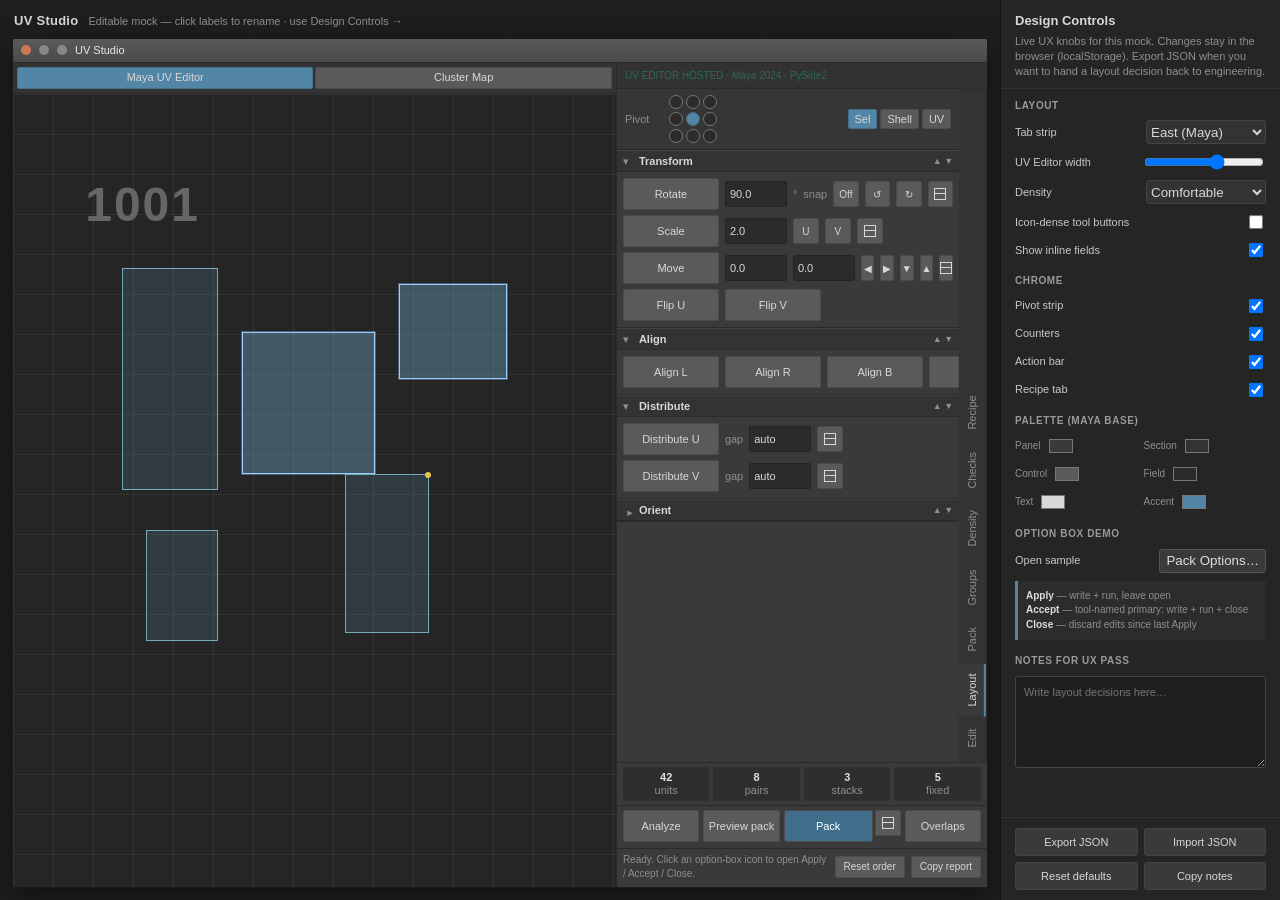
<file: docs/mockup/index.html>
<!DOCTYPE html>
<html lang="en">
<head>
  <meta charset="utf-8" />
  <meta name="viewport" content="width=device-width, initial-scale=1" />
  <title>UV Studio — Editable UX Mock</title>
  <style>
    /* ============================================================
       EDITABLE DESIGN TOKENS
       Tweak these, or use the Design Controls panel (right edge).
       ============================================================ */
    :root {
      --panel: #3a3a3a;
      --section: #333333;
      --control: #5a5a5a;
      --control-hi: #666666;
      --control-lo: #4c4c4c;
      --field: #2b2b2b;
      --field-bd: #232323;
      --text: #d8d8d8;
      --muted: #8f8f8f;
      --border: #2a2a2a;
      --accent: #5285a6;
      --accent-lo: #456f8a;
      --ok: #2d6a4f;
      --warn: #b8860b;
      --fail: #c0392b;

      --font: "Segoe UI", "Helvetica Neue", Arial, sans-serif;
      --font-size: 11px;
      --row-h: 26px;
      --radius: 2px;
      --split-left: 62%;
      --tools-width: 380px;
      --tab-side: east; /* east | west | north — applied via [data-tabs] */
      --density: comfortable; /* comfortable | compact */
      --show-pivot: 1;
      --show-counters: 1;
      --show-action: 1;
      --show-recipe-tab: 1;
      --inline-fields: 1;
      --icon-dense: 0;
    }

    * { box-sizing: border-box; }
    html, body {
      margin: 0; height: 100%;
      background: #1e1e1e;
      color: var(--text);
      font: var(--font-size)/1.35 var(--font);
    }

    /* ---- App chrome ---- */
    .app {
      display: grid;
      grid-template-columns: 1fr 280px;
      height: 100%;
      gap: 0;
    }
    .stage {
      display: flex;
      flex-direction: column;
      min-width: 0;
      padding: 12px;
      gap: 8px;
    }
    .stage-title {
      display: flex;
      align-items: baseline;
      gap: 10px;
      padding: 0 2px;
    }
    .stage-title h1 {
      margin: 0;
      font-size: 13px;
      font-weight: 600;
      letter-spacing: 0.02em;
      color: var(--text);
    }
    .stage-title .hint {
      color: var(--muted);
      font-size: 11px;
    }

    /* ---- Maya workspace window ---- */
    .maya-window {
      flex: 1;
      display: flex;
      flex-direction: column;
      background: #4b4b4b;
      border: 1px solid #1a1a1a;
      border-radius: 3px;
      overflow: hidden;
      min-height: 0;
      box-shadow: 0 8px 28px rgba(0,0,0,0.45);
    }
    .maya-titlebar {
      height: 24px;
      background: linear-gradient(#5a5a5a, #4a4a4a);
      border-bottom: 1px solid #2a2a2a;
      display: flex;
      align-items: center;
      padding: 0 8px;
      gap: 8px;
      font-size: 11px;
      color: #e8e8e8;
      user-select: none;
    }
    .maya-titlebar .dot {
      width: 10px; height: 10px; border-radius: 50%;
      background: #888;
    }
    .maya-titlebar .dot.close { background: #c75; }
    .maya-body {
      flex: 1;
      display: grid;
      grid-template-columns: var(--split-left) 1fr;
      min-height: 0;
    }

    /* Left: UV Editor / Cluster Map */
    .left-pane {
      background: #2a2a2a;
      border-right: 1px solid var(--border);
      display: flex;
      flex-direction: column;
      min-width: 0;
    }
    .view-switch {
      display: flex;
      gap: 2px;
      padding: 4px;
      background: var(--section);
      border-bottom: 1px solid var(--border);
    }
    .view-switch button {
      flex: 1;
      height: 22px;
      border: 1px solid var(--control-lo);
      background: var(--control);
      color: var(--text);
      border-radius: var(--radius);
      cursor: pointer;
      font: inherit;
    }
    .view-switch button[aria-pressed="true"] {
      background: var(--accent);
      border-color: var(--accent-lo);
    }
    .uv-canvas {
      flex: 1;
      position: relative;
      background:
        linear-gradient(#333 1px, transparent 1px) 0 0 / 40px 40px,
        linear-gradient(90deg, #333 1px, transparent 1px) 0 0 / 40px 40px,
        #252525;
      overflow: hidden;
    }
    .uv-canvas .tile-label {
      position: absolute;
      left: 12%; top: 10%;
      color: #666;
      font-size: 48px;
      font-weight: 700;
      letter-spacing: 0.04em;
      pointer-events: none;
      user-select: none;
    }
    .shell {
      position: absolute;
      border: 1px solid #7ab;
      background: rgba(82, 133, 166, 0.22);
    }
    .shell.selected {
      border-color: #9cf;
      background: rgba(120, 180, 220, 0.35);
      box-shadow: 0 0 0 1px rgba(150,200,255,0.35);
    }
    .shell.pinned::after {
      content: "";
      position: absolute;
      width: 6px; height: 6px;
      background: #e8c44a;
      border-radius: 50%;
      top: -3px; right: -3px;
    }

    /* Right: tools panel */
    .tools {
      background: var(--panel);
      color: var(--text);
      display: flex;
      flex-direction: column;
      min-width: 0;
      min-height: 0;
    }
    .verdict {
      padding: 6px 8px;
      font-size: 10px;
      color: var(--ok);
      border-bottom: 1px solid var(--border);
      background: #323232;
    }
    .verdict.fail { color: var(--fail); }

    .tools-main {
      flex: 1;
      display: flex;
      min-height: 0;
    }

    /* Tabs */
    .tabs-rail {
      display: flex;
      background: var(--section);
      border-left: 1px solid var(--border);
      writing-mode: vertical-rl;
      transform: rotate(180deg);
      padding: 4px 0;
      gap: 2px;
    }
    [data-tabs="west"] .tools-main { flex-direction: row-reverse; }
    [data-tabs="west"] .tabs-rail {
      border-left: none;
      border-right: 1px solid var(--border);
    }
    [data-tabs="north"] .tools-main { flex-direction: column; }
    [data-tabs="north"] .tabs-rail {
      writing-mode: horizontal-tb;
      transform: none;
      flex-direction: row;
      border-left: none;
      border-bottom: 1px solid var(--border);
      padding: 0 4px;
    }
    .tab-btn {
      appearance: none;
      border: none;
      background: transparent;
      color: var(--muted);
      padding: 10px 6px;
      cursor: pointer;
      font: inherit;
      text-align: center;
    }
    [data-tabs="north"] .tab-btn { padding: 6px 10px; }
    .tab-btn[aria-selected="true"] {
      color: var(--text);
      background: var(--panel);
      box-shadow: inset 2px 0 0 var(--accent);
    }
    [data-tabs="north"] .tab-btn[aria-selected="true"] {
      box-shadow: inset 0 -2px 0 var(--accent);
    }

    .tab-pages {
      flex: 1;
      min-width: 0;
      display: flex;
      flex-direction: column;
      overflow: hidden;
    }
    .tab-page { display: none; flex: 1; flex-direction: column; min-height: 0; }
    .tab-page.active { display: flex; }

    .pivot {
      display: none;
      padding: 6px 8px;
      gap: 8px;
      align-items: center;
      border-bottom: 1px solid var(--border);
      background: #363636;
    }
    [data-show-pivot="1"] .tab-page[data-has-pivot] .pivot { display: flex; }
    .pivot-label { color: var(--muted); width: 36px; }
    .pivot-grid {
      display: grid;
      grid-template-columns: repeat(3, 14px);
      gap: 3px;
    }
    .pivot-grid span {
      width: 14px; height: 14px;
      border: 1px solid #777;
      border-radius: 50%;
      cursor: pointer;
      background: var(--field);
    }
    .pivot-grid span.on {
      background: var(--accent);
      border-color: var(--accent-lo);
    }
    .pivot-modes { display: flex; gap: 3px; margin-left: auto; }
    .pivot-modes button {
      height: 20px;
      padding: 0 6px;
      border: 1px solid var(--control-lo);
      background: var(--control);
      color: var(--text);
      border-radius: var(--radius);
      font: inherit;
      cursor: pointer;
    }
    .pivot-modes button.on { background: var(--accent); border-color: var(--accent-lo); }

    .sections {
      flex: 1;
      overflow: auto;
      padding: 0 0 8px;
    }
    .section { border-bottom: 1px solid var(--border); }
    .section-h {
      height: 22px;
      background: var(--section);
      border-top: 1px solid #444;
      border-bottom: 1px solid var(--border);
      display: flex;
      align-items: center;
      padding: 0 6px;
      gap: 4px;
      cursor: pointer;
      user-select: none;
    }
    .section-h .chev { color: var(--muted); width: 12px; }
    .section-h .name {
      font-weight: 600;
      color: var(--text);
      flex: 1;
    }
    .section-h .move { color: var(--muted); font-size: 9px; }
    .section-b {
      padding: 6px;
      display: flex;
      flex-direction: column;
      gap: 5px;
    }
    .section.collapsed .section-b { display: none; }
    .section.collapsed .chev { transform: rotate(-90deg); display: inline-block; }

    .tool-row {
      display: flex;
      align-items: center;
      gap: 6px;
      min-height: var(--row-h);
    }
    [data-density="compact"] {
      --row-h: 22px;
      --font-size: 10px;
    }
    .tool-btn {
      height: calc(var(--row-h) + 6px);
      min-width: 96px;
      padding: 0 8px;
      border: 1px solid var(--control-lo);
      background: var(--control);
      color: var(--text);
      border-radius: var(--radius);
      font: inherit;
      cursor: pointer;
      display: inline-flex;
      align-items: center;
      justify-content: center;
      gap: 4px;
      white-space: nowrap;
    }
    .tool-btn:hover { background: var(--control-hi); }
    .tool-btn:active { background: var(--control-lo); }
    .tool-btn .ico {
      width: 14px; height: 14px;
      opacity: 0.9;
      display: none;
    }
    [data-icon-dense="1"] .tool-btn .ico { display: inline-block; }
    .field {
      height: var(--row-h);
      background: var(--field);
      border: 1px solid var(--field-bd);
      border-radius: var(--radius);
      color: var(--text);
      padding: 0 4px;
      font: inherit;
      width: 62px;
    }
    .field.wide { width: 80px; flex: 1; max-width: 120px; }
    .cap { color: var(--muted); }
    .icon-btn {
      width: var(--row-h);
      height: var(--row-h);
      border: 1px solid var(--control-lo);
      background: var(--control);
      border-radius: var(--radius);
      color: var(--text);
      cursor: pointer;
      display: inline-flex;
      align-items: center;
      justify-content: center;
      padding: 0;
      font-size: 10px;
    }
    .icon-btn.option::before {
      content: "";
      width: 10px; height: 10px;
      border: 1.2px solid currentColor;
      background:
        linear-gradient(currentColor, currentColor) center/10px 1.2px no-repeat;
    }
    [data-inline-fields="0"] .tool-row .inline { display: none !important; }

    .counters {
      display: none;
      grid-template-columns: repeat(4, 1fr);
      gap: 4px;
      padding: 4px 6px;
      border-top: 1px solid var(--border);
    }
    [data-show-counters="1"] .counters { display: grid; }
    .counter {
      text-align: center;
      background: rgba(0,0,0,0.2);
      border-radius: 3px;
      padding: 4px 2px;
      color: var(--muted);
      line-height: 1.2;
    }
    .counter strong {
      display: block;
      color: #e0e0e0;
      font-weight: 600;
    }

    .action-bar {
      display: none;
      gap: 4px;
      padding: 4px 6px 6px;
      border-top: 1px solid var(--border);
    }
    [data-show-action="1"] .action-bar { display: flex; }
    .action-bar .tool-btn { flex: 1; min-width: 0; }
    .action-bar .tool-btn.primary {
      background: #3f6d8a;
      color: #fff;
      font-weight: 500;
      flex: 2;
    }
    .action-pack {
      display: flex;
      flex: 2;
      gap: 2px;
    }
    .action-pack .tool-btn.primary { flex: 1; }

    .status-row {
      display: flex;
      align-items: center;
      gap: 6px;
      padding: 4px 6px 6px;
      border-top: 1px solid var(--border);
    }
    .status {
      flex: 1;
      color: var(--muted);
      font-size: 10px;
      min-height: 28px;
    }
    .status-row .tool-btn { min-width: 0; height: 22px; font-size: 10px; }

    /* ---- Option box (floating) ---- */
    .overlay {
      position: fixed;
      inset: 0;
      pointer-events: none;
      z-index: 40;
    }
    .option-box {
      pointer-events: auto;
      position: absolute;
      width: 320px;
      background: var(--panel);
      border: 1px solid #1a1a1a;
      border-radius: 3px;
      box-shadow: 0 12px 40px rgba(0,0,0,0.55);
      display: none;
      flex-direction: column;
      overflow: hidden;
    }
    .option-box.open { display: flex; }
    .option-box .ob-title {
      padding: 10px 12px 4px;
      font-weight: 600;
      font-size: 12px;
    }
    .option-box .ob-blurb {
      padding: 0 12px 8px;
      color: var(--muted);
      font-size: 11px;
    }
    .option-box .ob-rule {
      height: 1px;
      background: var(--border);
      margin: 0 0 4px;
    }
    .ob-group-h {
      background: var(--section);
      color: var(--text);
      padding: 3px 8px;
      font-weight: 600;
      border-top: 1px solid #444;
      margin-top: 4px;
    }
    .ob-grid {
      display: grid;
      grid-template-columns: 130px 1fr;
      gap: 6px 8px;
      padding: 8px 12px;
      align-items: center;
    }
    .ob-grid label {
      text-align: right;
      color: var(--text);
    }
    .ob-foot {
      display: flex;
      gap: 6px;
      padding: 10px 12px;
      border-top: 1px solid var(--border);
      margin-top: 4px;
    }
    .ob-foot .spacer { flex: 1; }
    .ob-foot .tool-btn { min-width: 72px; }
    .ob-foot .tool-btn.accept {
      background: var(--accent);
      border-color: var(--accent-lo);
      color: #fff;
      min-width: 96px;
    }

    /* ---- Design controls (editable UX) ---- */
    .design {
      background: #252525;
      border-left: 1px solid #111;
      display: flex;
      flex-direction: column;
      min-height: 0;
      overflow: hidden;
    }
    .design header {
      padding: 12px 14px 8px;
      border-bottom: 1px solid #333;
    }
    .design header h2 {
      margin: 0 0 4px;
      font-size: 13px;
      font-weight: 650;
    }
    .design header p {
      margin: 0;
      color: var(--muted);
      font-size: 11px;
      line-height: 1.4;
    }
    .design .body {
      flex: 1;
      overflow: auto;
      padding: 10px 14px 16px;
    }
    .d-group {
      margin-bottom: 14px;
    }
    .d-group h3 {
      margin: 0 0 8px;
      font-size: 10px;
      text-transform: uppercase;
      letter-spacing: 0.06em;
      color: #9a9a9a;
    }
    .d-row {
      display: grid;
      grid-template-columns: 1fr auto;
      gap: 8px;
      align-items: center;
      margin-bottom: 8px;
      font-size: 11px;
    }
    .d-row label { color: #c8c8c8; }
    .d-row select, .d-row input[type="range"], .d-row input[type="color"] {
      width: 120px;
    }
    .d-row select {
      height: 24px;
      background: #333;
      color: var(--text);
      border: 1px solid #444;
      border-radius: 3px;
    }
    .d-row input[type="checkbox"] {
      width: 14px; height: 14px;
    }
    .swatches {
      display: grid;
      grid-template-columns: repeat(2, 1fr);
      gap: 6px;
    }
    .swatch {
      display: flex;
      align-items: center;
      gap: 6px;
      font-size: 10px;
      color: var(--muted);
    }
    .swatch input { width: 28px; height: 22px; padding: 0; border: none; background: none; }
    .design .actions {
      display: flex;
      flex-wrap: wrap;
      gap: 6px;
      padding: 10px 14px;
      border-top: 1px solid #333;
    }
    .design .actions button {
      flex: 1;
      min-width: 80px;
      height: 28px;
      border: 1px solid #444;
      background: #3a3a3a;
      color: var(--text);
      border-radius: 3px;
      cursor: pointer;
      font: inherit;
    }
    .design .actions button:hover { background: #454545; }
    .toast {
      position: fixed;
      left: 50%;
      bottom: 24px;
      transform: translateX(-50%);
      background: #1a1a1a;
      color: #eee;
      border: 1px solid #444;
      padding: 8px 14px;
      border-radius: 4px;
      font-size: 12px;
      opacity: 0;
      pointer-events: none;
      transition: opacity .2s;
      z-index: 100;
    }
    .toast.show { opacity: 1; }

    .note {
      margin-top: 8px;
      padding: 8px;
      background: #2c2c2c;
      border-left: 3px solid var(--accent);
      color: var(--muted);
      font-size: 10px;
      line-height: 1.45;
    }
    [contenteditable="true"]:focus {
      outline: 1px dashed var(--accent);
      outline-offset: 1px;
    }
  </style>
</head>
<body data-tabs="east" data-density="comfortable" data-show-pivot="1"
      data-show-counters="1" data-show-action="1" data-inline-fields="1"
      data-icon-dense="0">

  <div class="app">
    <div class="stage">
      <div class="stage-title">
        <h1 contenteditable="true">UV Studio</h1>
        <span class="hint">Editable mock — click labels to rename · use Design Controls →</span>
      </div>

      <div class="maya-window" id="mayaWindow">
        <div class="maya-titlebar">
          <span class="dot close"></span>
          <span class="dot"></span>
          <span class="dot"></span>
          <span contenteditable="true">UV Studio</span>
        </div>
        <div class="maya-body">
          <!-- LEFT: hosted UV Editor / Cluster Map -->
          <div class="left-pane">
            <div class="view-switch" role="tablist" aria-label="Map view">
              <button type="button" aria-pressed="true" data-view="editor">Maya UV Editor</button>
              <button type="button" aria-pressed="false" data-view="cluster">Cluster Map</button>
            </div>
            <div class="uv-canvas" id="uvCanvas" title="Placeholder UV view">
              <div class="tile-label">1001</div>
              <div class="shell" style="left:18%;top:22%;width:16%;height:28%"></div>
              <div class="shell selected" style="left:38%;top:30%;width:22%;height:18%"></div>
              <div class="shell pinned" style="left:55%;top:48%;width:14%;height:20%"></div>
              <div class="shell" style="left:22%;top:55%;width:12%;height:14%"></div>
              <div class="shell selected" style="left:64%;top:24%;width:18%;height:12%"></div>
            </div>
          </div>

          <!-- RIGHT: shared tools panel -->
          <aside class="tools" id="toolsPanel">
            <div class="verdict" id="verdict">UV EDITOR HOSTED · Maya 2024 · PySide2</div>
            <div class="tools-main">
              <div class="tab-pages">
                <!-- Layout tab -->
                <div class="tab-page active" data-tab="Layout" data-has-pivot>
                  <div class="pivot">
                    <span class="pivot-label">Pivot</span>
                    <div class="pivot-grid" id="pivotGrid" title="Selection pivot">
                      <span></span><span></span><span></span>
                      <span></span><span class="on"></span><span></span>
                      <span></span><span></span><span></span>
                    </div>
                    <div class="pivot-modes">
                      <button type="button" class="on">Sel</button>
                      <button type="button">Shell</button>
                      <button type="button">UV</button>
                    </div>
                  </div>
                  <div class="sections" data-page="Layout">
                    <section class="section" data-name="Transform">
                      <div class="section-h"><span class="chev">▾</span><span class="name" contenteditable="true">Transform</span><span class="move">▲ ▼</span></div>
                      <div class="section-b">
                        <div class="tool-row" data-tool="rotate">
                          <button class="tool-btn" data-open-options="rotate" title="Rotate about the tab pivot"><svg class="ico" viewBox="0 0 16 16"><path fill="none" stroke="currentColor" d="M3 8a5 5 0 1 1 5 5"/><path fill="currentColor" d="M3 8l2-3v2h3z"/></svg><span contenteditable="true">Rotate</span></button>
                          <input class="field inline" value="90.0" title="Degrees" />
                          <span class="cap inline">°</span>
                          <span class="cap inline">snap</span>
                          <button class="icon-btn inline" title="Step snap off">Off</button>
                          <button class="icon-btn" title="Rotate +90°">↺</button>
                          <button class="icon-btn" title="Rotate −90°">↻</button>
                          <button class="icon-btn option" title="Rotate options…" data-open-options="rotate"></button>
                        </div>
                        <div class="tool-row" data-tool="scale">
                          <button class="tool-btn" title="Scale about the tab pivot"><span contenteditable="true">Scale</span></button>
                          <input class="field inline" value="2.0" />
                          <button class="icon-btn inline" title="U axis">U</button>
                          <button class="icon-btn inline" title="V axis">V</button>
                          <button class="icon-btn option" title="Scale options…" data-open-options="scale"></button>
                        </div>
                        <div class="tool-row" data-tool="move">
                          <button class="tool-btn" title="Offset by exact amount"><span contenteditable="true">Move</span></button>
                          <input class="field inline" value="0.0" title="U" />
                          <input class="field inline" value="0.0" title="V" />
                          <button class="icon-btn inline" title="Nudge −U">◀</button>
                          <button class="icon-btn inline" title="Nudge +U">▶</button>
                          <button class="icon-btn inline" title="Nudge −V">▼</button>
                          <button class="icon-btn inline" title="Nudge +V">▲</button>
                          <button class="icon-btn option" title="Move options…" data-open-options="move"></button>
                        </div>
                        <div class="tool-row">
                          <button class="tool-btn" title="Mirror horizontally"><span contenteditable="true">Flip U</span></button>
                          <button class="tool-btn" title="Mirror vertically"><span contenteditable="true">Flip V</span></button>
                        </div>
                      </div>
                    </section>
                    <section class="section" data-name="Align">
                      <div class="section-h"><span class="chev">▾</span><span class="name" contenteditable="true">Align</span><span class="move">▲ ▼</span></div>
                      <div class="section-b">
                        <div class="tool-row">
                          <button class="tool-btn" title="Align left edges"><span contenteditable="true">Align L</span></button>
                          <button class="tool-btn" title="Align right edges"><span contenteditable="true">Align R</span></button>
                          <button class="tool-btn" title="Align bottom edges"><span contenteditable="true">Align B</span></button>
                          <button class="tool-btn" title="Align top edges"><span contenteditable="true">Align T</span></button>
                        </div>
                      </div>
                    </section>
                    <section class="section" data-name="Distribute">
                      <div class="section-h"><span class="chev">▾</span><span class="name" contenteditable="true">Distribute</span><span class="move">▲ ▼</span></div>
                      <div class="section-b">
                        <div class="tool-row">
                          <button class="tool-btn"><span contenteditable="true">Distribute U</span></button>
                          <span class="cap inline">gap</span>
                          <input class="field inline" value="auto" />
                          <button class="icon-btn option" data-open-options="distribute_u" title="Distribute U options…"></button>
                        </div>
                        <div class="tool-row">
                          <button class="tool-btn"><span contenteditable="true">Distribute V</span></button>
                          <span class="cap inline">gap</span>
                          <input class="field inline" value="auto" />
                          <button class="icon-btn option" data-open-options="distribute_v" title="Distribute V options…"></button>
                        </div>
                      </div>
                    </section>
                    <section class="section collapsed" data-name="Orient">
                      <div class="section-h"><span class="chev">▾</span><span class="name" contenteditable="true">Orient</span><span class="move">▲ ▼</span></div>
                      <div class="section-b">
                        <div class="tool-row">
                          <button class="tool-btn"><span contenteditable="true">Orient Shells</span></button>
                          <button class="tool-btn"><span contenteditable="true">Orient to Edge</span></button>
                        </div>
                        <div class="tool-row">
                          <button class="tool-btn"><span contenteditable="true">Straighten (PCA)</span></button>
                          <button class="icon-btn option" data-open-options="straighten_pca"></button>
                        </div>
                      </div>
                    </section>
                  </div>
                </div>

                <!-- Pack tab -->
                <div class="tab-page" data-tab="Pack">
                  <div class="sections">
                    <section class="section" data-name="Pack">
                      <div class="section-h"><span class="chev">▾</span><span class="name" contenteditable="true">Pack</span><span class="move">▲ ▼</span></div>
                      <div class="section-b">
                        <div class="tool-row">
                          <button class="tool-btn" data-open-options="pack" title="UV Studio packer"><span contenteditable="true">Pack</span></button>
                          <button class="icon-btn option" data-open-options="pack" title="Pack options…"></button>
                        </div>
                        <div class="note">options_only: settings live in the floating window (Maya dialog pattern).</div>
                      </div>
                    </section>
                  </div>
                </div>

                <!-- Edit tab sample -->
                <div class="tab-page" data-tab="Edit">
                  <div class="sections">
                    <section class="section" data-name="Cut & Sew">
                      <div class="section-h"><span class="chev">▾</span><span class="name" contenteditable="true">Cut &amp; Sew</span><span class="move">▲ ▼</span></div>
                      <div class="section-b">
                        <div class="tool-row">
                          <button class="tool-btn"><span contenteditable="true">Cut</span></button>
                          <button class="tool-btn"><span contenteditable="true">Sew</span></button>
                          <button class="tool-btn"><span contenteditable="true">Move and Sew</span></button>
                        </div>
                        <div class="tool-row">
                          <button class="tool-btn" data-open-options="cut_tool"><span contenteditable="true">3D Cut and Sew UV Tool</span></button>
                          <button class="icon-btn option" data-open-options="cut_tool"></button>
                        </div>
                      </div>
                    </section>
                    <section class="section" data-name="Unfold">
                      <div class="section-h"><span class="chev">▾</span><span class="name" contenteditable="true">Unfold</span><span class="move">▲ ▼</span></div>
                      <div class="section-b">
                        <div class="tool-row">
                          <button class="tool-btn" data-open-options="unfold"><span contenteditable="true">Unfold</span></button>
                          <button class="icon-btn option" data-open-options="unfold" title="Unfold options…"></button>
                        </div>
                      </div>
                    </section>
                  </div>
                </div>

                <div class="tab-page" data-tab="Groups"><div class="sections"><div class="note" style="margin:8px">Groups / Pairs / Stacks tools (same row pattern).</div></div></div>
                <div class="tab-page" data-tab="Density"><div class="sections"><div class="note" style="margin:8px">Get / Set density.</div></div></div>
                <div class="tab-page" data-tab="Checks"><div class="sections"><div class="note" style="margin:8px">Overlaps · Flipped · Density · Bounds.</div></div></div>
                <div class="tab-page" data-tab="Recipe"><div class="sections"><div class="note" style="margin:8px">Recipe list: toggle, reorder, replay (M4).</div></div></div>
              </div>

              <nav class="tabs-rail" id="tabsRail" aria-label="Tool tabs">
                <button type="button" class="tab-btn" data-tab="Edit" aria-selected="false">Edit</button>
                <button type="button" class="tab-btn" data-tab="Layout" aria-selected="true">Layout</button>
                <button type="button" class="tab-btn" data-tab="Pack" aria-selected="false">Pack</button>
                <button type="button" class="tab-btn" data-tab="Groups" aria-selected="false">Groups</button>
                <button type="button" class="tab-btn" data-tab="Density" aria-selected="false">Density</button>
                <button type="button" class="tab-btn" data-tab="Checks" aria-selected="false">Checks</button>
                <button type="button" class="tab-btn recipe-tab" data-tab="Recipe" aria-selected="false">Recipe</button>
              </nav>
            </div>

            <div class="counters" id="counters">
              <div class="counter"><strong>42</strong>units</div>
              <div class="counter"><strong>8</strong>pairs</div>
              <div class="counter"><strong>3</strong>stacks</div>
              <div class="counter"><strong>5</strong>fixed</div>
            </div>

            <div class="action-bar" id="actionBar">
              <button class="tool-btn" title="Count units / pairs / stacks">Analyze</button>
              <button class="tool-btn" title="Solve without moving">Preview pack</button>
              <div class="action-pack">
                <button class="tool-btn primary" data-open-options="pack" title="Pack (writes)">Pack</button>
                <button class="icon-btn option" data-open-options="pack" title="Pack options…"></button>
              </div>
              <button class="tool-btn" title="Find overlapping shells">Overlaps</button>
            </div>

            <div class="status-row">
              <div class="status" id="status">Ready. Click an option-box icon to open Apply / Accept / Close.</div>
              <button class="tool-btn" type="button">Reset order</button>
              <button class="tool-btn" type="button">Copy report</button>
            </div>
          </aside>
        </div>
      </div>
    </div>

    <!-- Design Controls: the editable UX surface -->
    <aside class="design" id="designPanel">
      <header>
        <h2>Design Controls</h2>
        <p>Live UX knobs for this mock. Changes stay in the browser (localStorage). Export JSON when you want to hand a layout decision back to engineering.</p>
      </header>
      <div class="body">
        <div class="d-group">
          <h3>Layout</h3>
          <div class="d-row">
            <label for="tabSide">Tab strip</label>
            <select id="tabSide">
              <option value="east">East (Maya)</option>
              <option value="west">West</option>
              <option value="north">North</option>
            </select>
          </div>
          <div class="d-row">
            <label for="splitLeft">UV Editor width</label>
            <input id="splitLeft" type="range" min="40" max="75" value="62" />
          </div>
          <div class="d-row">
            <label for="density">Density</label>
            <select id="density">
              <option value="comfortable">Comfortable</option>
              <option value="compact">Compact</option>
            </select>
          </div>
          <div class="d-row">
            <label for="iconDense">Icon-dense tool buttons</label>
            <input id="iconDense" type="checkbox" />
          </div>
          <div class="d-row">
            <label for="inlineFields">Show inline fields</label>
            <input id="inlineFields" type="checkbox" checked />
          </div>
        </div>

        <div class="d-group">
          <h3>Chrome</h3>
          <div class="d-row"><label for="showPivot">Pivot strip</label><input id="showPivot" type="checkbox" checked /></div>
          <div class="d-row"><label for="showCounters">Counters</label><input id="showCounters" type="checkbox" checked /></div>
          <div class="d-row"><label for="showAction">Action bar</label><input id="showAction" type="checkbox" checked /></div>
          <div class="d-row"><label for="showRecipe">Recipe tab</label><input id="showRecipe" type="checkbox" checked /></div>
        </div>

        <div class="d-group">
          <h3>Palette (Maya base)</h3>
          <div class="swatches">
            <label class="swatch">Panel <input type="color" data-token="panel" value="#3a3a3a" /></label>
            <label class="swatch">Section <input type="color" data-token="section" value="#333333" /></label>
            <label class="swatch">Control <input type="color" data-token="control" value="#5a5a5a" /></label>
            <label class="swatch">Field <input type="color" data-token="field" value="#2b2b2b" /></label>
            <label class="swatch">Text <input type="color" data-token="text" value="#d8d8d8" /></label>
            <label class="swatch">Accent <input type="color" data-token="accent" value="#5285a6" /></label>
          </div>
        </div>

        <div class="d-group">
          <h3>Option box demo</h3>
          <div class="d-row">
            <label>Open sample</label>
            <button type="button" id="openPackOptions" style="height:24px;background:#3a3a3a;border:1px solid #555;color:#ddd;border-radius:3px;cursor:pointer">Pack Options…</button>
          </div>
          <div class="note">
            <strong style="color:#ddd">Apply</strong> — write + run, leave open<br/>
            <strong style="color:#ddd">Accept</strong> — tool-named primary: write + run + close<br/>
            <strong style="color:#ddd">Close</strong> — discard edits since last Apply
          </div>
        </div>

        <div class="d-group">
          <h3>Notes for UX pass</h3>
          <textarea id="uxNotes" rows="5" placeholder="Write layout decisions here…"
            style="width:100%;background:#1f1f1f;border:1px solid #444;color:#ddd;border-radius:3px;padding:8px;font:inherit;resize:vertical"></textarea>
        </div>
      </div>
      <div class="actions">
        <button type="button" id="btnExport">Export JSON</button>
        <button type="button" id="btnImport">Import JSON</button>
        <button type="button" id="btnReset">Reset defaults</button>
        <button type="button" id="btnCopyNotes">Copy notes</button>
      </div>
    </aside>
  </div>

  <div class="overlay" id="overlay">
    <div class="option-box" id="optionBox" style="left:42%; top:18%">
      <div class="ob-title" id="obTitle">Pack Options</div>
      <div class="ob-blurb" id="obBlurb">UV Studio packer. Honours pins and moves units together.</div>
      <div class="ob-rule"></div>
      <div id="obBody"></div>
      <div class="ob-foot">
        <button type="button" class="tool-btn" id="obReset" title="Restore defaults">Reset</button>
        <span class="spacer"></span>
        <button type="button" class="tool-btn" id="obApply" title="Apply settings and run. Leaves this open.">Apply</button>
        <button type="button" class="tool-btn accept" id="obAccept" title="Apply, run, and close.">Pack</button>
        <button type="button" class="tool-btn" id="obClose" title="Close without applying edits since last Apply.">Close</button>
      </div>
    </div>
  </div>

  <div class="toast" id="toast"></div>
  <input type="file" id="importFile" accept="application/json,.json" hidden />

  <script>
    const TOOL_SHEETS = {
      pack: {
        title: "Pack Options",
        accept: "Pack",
        blurb: "UV Studio packer. Honours pins and moves units together.",
        groups: [
          { name: "Pack Settings", fields: [
            { label: "Shell Distribution", type: "select", options: ["area","height","perimeter"], value: "area" }
          ]},
          { name: "Shell Transform Settings", fields: [
            { label: "Rotate Shells", type: "check", value: true }
          ]},
          { name: "Shell Pre-Transform Settings", fields: [
            { label: "Straighten first", type: "check", value: true }
          ]},
          { name: "Layout Settings", fields: [
            { label: "Scale to Fit", type: "check", value: false },
            { label: "Tiles", type: "text", value: "1001" },
            { label: "Shell Padding", type: "text", value: "0.002" },
            { label: "Overflow to more tiles", type: "check", value: true }
          ]}
        ]
      },
      rotate: {
        title: "Rotate Options", accept: "Rotate",
        blurb: "Rotate the selection about the pivot set at the top of the tab.",
        groups: [{ name: "Settings", fields: [
          { label: "Degrees", type: "text", value: "90.0" },
          { label: "Step Snap", type: "check", value: false },
          { label: "Snap step", type: "text", value: "15.0" }
        ]}]
      },
      scale: {
        title: "Scale Options", accept: "Scale",
        blurb: "Scale the selection about the tab's pivot.",
        groups: [{ name: "Settings", fields: [
          { label: "Factor", type: "text", value: "2.0" },
          { label: "Axis U", type: "check", value: true },
          { label: "Axis V", type: "check", value: true },
          { label: "Prevent negative scale", type: "check", value: true }
        ]}]
      },
      move: {
        title: "Move Options", accept: "Move",
        blurb: "Offset the selection by an exact amount.",
        groups: [{ name: "Settings", fields: [
          { label: "U", type: "text", value: "0.0" },
          { label: "V", type: "text", value: "0.0" },
          { label: "Step Snap", type: "check", value: false }
        ]}]
      },
      unfold: {
        title: "Unfold Options", accept: "Unfold",
        blurb: "Unfold3D solver. Honours pinned UVs.",
        groups: [
          { name: "Settings", fields: [{ label: "Fix non-manifold geometry", type: "check", value: true }]},
          { name: "Solver Options", fields: [
            { label: "Iterations", type: "text", value: "1" },
            { label: "Layout UVs", type: "check", value: false },
            { label: "Prevent self border intersections", type: "check", value: true },
            { label: "Prevent triangle flips", type: "check", value: true }
          ]},
          { name: "Room Space Options", fields: [
            { label: "Map size (Pixels)", type: "text", value: "1024" },
            { label: "Room space (Pixels)", type: "text", value: "0" }
          ]}
        ]
      },
      cut_tool: {
        title: "3D Cut and Sew UV Tool Options", accept: "3D Cut and Sew UV Tool",
        blurb: "Interactive cut-and-sew brush.",
        groups: [{ name: "Brush", fields: [
          { label: "Steady Stroke", type: "check", value: false },
          { label: "Distance", type: "text", value: "4.0" },
          { label: "Symmetry", type: "select", options: ["Off","World X","World Y","World Z"], value: "Off" },
          { label: "Loop Speed", type: "text", value: "1" }
        ]}]
      },
      distribute_u: {
        title: "Distribute U Options", accept: "Distribute U",
        blurb: "Space shells along U.",
        groups: [{ name: "Settings", fields: [{ label: "Gap", type: "text", value: "auto" }]}]
      },
      distribute_v: {
        title: "Distribute V Options", accept: "Distribute V",
        blurb: "Space shells along V.",
        groups: [{ name: "Settings", fields: [{ label: "Gap", type: "text", value: "auto" }]}]
      },
      straighten_pca: {
        title: "Straighten (PCA) Options", accept: "Straighten (PCA)",
        blurb: "Rotate each shell so its long axis lies along U.",
        groups: [{ name: "Settings", fields: [{ label: "Snap (degrees)", type: "text", value: "0.0" }]}]
      }
    };

    const root = document.documentElement;
    const body = document.body;
    const status = document.getElementById("status");
    const toastEl = document.getElementById("toast");
    const optionBox = document.getElementById("optionBox");
    let dirtySinceApply = false;
    let lastApplied = null;

    function toast(msg) {
      toastEl.textContent = msg;
      toastEl.classList.add("show");
      clearTimeout(toastEl._t);
      toastEl._t = setTimeout(() => toastEl.classList.remove("show"), 1600);
    }

    function setStatus(msg) { status.textContent = msg; }

    /* ---- Tabs ---- */
    document.querySelectorAll(".tab-btn").forEach(btn => {
      btn.addEventListener("click", () => {
        const id = btn.dataset.tab;
        document.querySelectorAll(".tab-btn").forEach(b => b.setAttribute("aria-selected", b === btn ? "true" : "false"));
        document.querySelectorAll(".tab-page").forEach(p => p.classList.toggle("active", p.dataset.tab === id));
      });
    });

    /* ---- Sections collapse ---- */
    document.querySelectorAll(".section-h").forEach(h => {
      h.addEventListener("click", (e) => {
        if (e.target.closest("[contenteditable]")) return;
        h.parentElement.classList.toggle("collapsed");
      });
    });

    /* ---- View switch ---- */
    document.querySelectorAll(".view-switch button").forEach(btn => {
      btn.addEventListener("click", () => {
        document.querySelectorAll(".view-switch button").forEach(b => b.setAttribute("aria-pressed", b === btn ? "true" : "false"));
        setStatus(btn.dataset.view === "cluster" ? "Cluster Map (mock)." : "Maya UV Editor (hosted panel mock).");
      });
    });

    /* ---- Pivot ---- */
    document.querySelectorAll(".pivot-grid span").forEach(dot => {
      dot.addEventListener("click", () => {
        document.querySelectorAll(".pivot-grid span").forEach(d => d.classList.remove("on"));
        dot.classList.add("on");
      });
    });
    document.querySelectorAll(".pivot-modes button").forEach(btn => {
      btn.addEventListener("click", () => {
        document.querySelectorAll(".pivot-modes button").forEach(b => b.classList.remove("on"));
        btn.classList.add("on");
      });
    });

    /* ---- Option box ---- */
    function renderSheet(id) {
      const sheet = TOOL_SHEETS[id] || TOOL_SHEETS.pack;
      document.getElementById("obTitle").textContent = sheet.title;
      document.getElementById("obBlurb").textContent = sheet.blurb;
      document.getElementById("obAccept").textContent = sheet.accept;
      const bodyEl = document.getElementById("obBody");
      bodyEl.innerHTML = "";
      sheet.groups.forEach(g => {
        if (g.name) {
          const h = document.createElement("div");
          h.className = "ob-group-h";
          h.textContent = g.name;
          bodyEl.appendChild(h);
        }
        const grid = document.createElement("div");
        grid.className = "ob-grid";
        g.fields.forEach(f => {
          const lab = document.createElement("label");
          lab.textContent = f.label + ":";
          grid.appendChild(lab);
          let ctrl;
          if (f.type === "check") {
            ctrl = document.createElement("input");
            ctrl.type = "checkbox";
            ctrl.checked = !!f.value;
          } else if (f.type === "select") {
            ctrl = document.createElement("select");
            ctrl.className = "field wide";
            f.options.forEach(o => {
              const opt = document.createElement("option");
              opt.value = o; opt.textContent = o;
              if (o === f.value) opt.selected = true;
              ctrl.appendChild(opt);
            });
          } else {
            ctrl = document.createElement("input");
            ctrl.className = "field wide";
            ctrl.value = f.value;
          }
          ctrl.addEventListener("input", () => { dirtySinceApply = true; });
          ctrl.addEventListener("change", () => { dirtySinceApply = true; });
          grid.appendChild(ctrl);
        });
        bodyEl.appendChild(grid);
      });
      dirtySinceApply = false;
      lastApplied = id;
    }

    function openOptions(id, anchor) {
      renderSheet(id);
      optionBox.classList.add("open");
      if (anchor) {
        const r = anchor.getBoundingClientRect();
        const w = optionBox.offsetWidth || 320;
        let left = Math.min(window.innerWidth - w - 16, r.right + 8);
        let top = Math.max(12, Math.min(window.innerHeight - 80, r.top));
        optionBox.style.left = left + "px";
        optionBox.style.top = top + "px";
      }
      setStatus("Options open: " + (TOOL_SHEETS[id]?.title || id));
    }

    function closeOptions(apply) {
      if (!apply && dirtySinceApply) {
        setStatus("Closed. Edits since last Apply were discarded.");
      } else if (!apply) {
        setStatus("Closed.");
      }
      optionBox.classList.remove("open");
      dirtySinceApply = false;
    }

    document.querySelectorAll("[data-open-options]").forEach(el => {
      el.addEventListener("click", (e) => {
        e.stopPropagation();
        openOptions(el.getAttribute("data-open-options"), el);
      });
    });

    document.getElementById("obApply").addEventListener("click", () => {
      dirtySinceApply = false;
      setStatus("Apply: settings written, tool ran, window stayed open.");
      toast("Applied — window stays open");
    });
    document.getElementById("obAccept").addEventListener("click", () => {
      dirtySinceApply = false;
      setStatus("Accept: settings written, tool ran, window closed.");
      toast("Accepted — closed");
      optionBox.classList.remove("open");
    });
    document.getElementById("obClose").addEventListener("click", () => closeOptions(false));
    document.getElementById("obReset").addEventListener("click", () => {
      if (lastApplied) renderSheet(lastApplied);
      setStatus("Reset to defaults (mock).");
    });
    document.getElementById("openPackOptions").addEventListener("click", () => openOptions("pack"));

    /* drag option box */
    (function () {
      const title = document.getElementById("obTitle");
      let ox = 0, oy = 0, dragging = false;
      title.style.cursor = "move";
      title.addEventListener("mousedown", (e) => {
        dragging = true;
        ox = e.clientX - optionBox.offsetLeft;
        oy = e.clientY - optionBox.offsetTop;
        e.preventDefault();
      });
      window.addEventListener("mousemove", (e) => {
        if (!dragging) return;
        optionBox.style.left = (e.clientX - ox) + "px";
        optionBox.style.top = (e.clientY - oy) + "px";
      });
      window.addEventListener("mouseup", () => { dragging = false; });
    })();

    /* ---- Design controls ---- */
    const controls = {
      tabSide: document.getElementById("tabSide"),
      splitLeft: document.getElementById("splitLeft"),
      density: document.getElementById("density"),
      iconDense: document.getElementById("iconDense"),
      inlineFields: document.getElementById("inlineFields"),
      showPivot: document.getElementById("showPivot"),
      showCounters: document.getElementById("showCounters"),
      showAction: document.getElementById("showAction"),
      showRecipe: document.getElementById("showRecipe"),
      uxNotes: document.getElementById("uxNotes")
    };

    function applyDesign(state) {
      body.dataset.tabs = state.tabSide;
      body.dataset.density = state.density;
      body.dataset.iconDense = state.iconDense ? "1" : "0";
      body.dataset.inlineFields = state.inlineFields ? "1" : "0";
      body.dataset.showPivot = state.showPivot ? "1" : "0";
      body.dataset.showCounters = state.showCounters ? "1" : "0";
      body.dataset.showAction = state.showAction ? "1" : "0";
      root.style.setProperty("--split-left", state.splitLeft + "%");
      document.querySelectorAll(".recipe-tab").forEach(t => {
        t.style.display = state.showRecipe ? "" : "none";
      });
      if (state.tokens) {
        Object.entries(state.tokens).forEach(([k, v]) => {
          root.style.setProperty("--" + k, v);
          const input = document.querySelector('input[data-token="' + k + '"]');
          if (input) input.value = v;
        });
      }
      controls.tabSide.value = state.tabSide;
      controls.splitLeft.value = state.splitLeft;
      controls.density.value = state.density;
      controls.iconDense.checked = !!state.iconDense;
      controls.inlineFields.checked = !!state.inlineFields;
      controls.showPivot.checked = !!state.showPivot;
      controls.showCounters.checked = !!state.showCounters;
      controls.showAction.checked = !!state.showAction;
      controls.showRecipe.checked = !!state.showRecipe;
      if (state.uxNotes != null) controls.uxNotes.value = state.uxNotes;
    }

    function readDesign() {
      const tokens = {};
      document.querySelectorAll("input[data-token]").forEach(inp => {
        tokens[inp.dataset.token] = inp.value;
      });
      return {
        version: 1,
        product: "UV Studio",
        tabSide: controls.tabSide.value,
        splitLeft: Number(controls.splitLeft.value),
        density: controls.density.value,
        iconDense: controls.iconDense.checked,
        inlineFields: controls.inlineFields.checked,
        showPivot: controls.showPivot.checked,
        showCounters: controls.showCounters.checked,
        showAction: controls.showAction.checked,
        showRecipe: controls.showRecipe.checked,
        tokens,
        uxNotes: controls.uxNotes.value
      };
    }

    function persist() {
      const state = readDesign();
      localStorage.setItem("uvstudio.mock.design", JSON.stringify(state));
      applyDesign(state);
    }

    Object.values(controls).forEach(el => {
      el.addEventListener("input", persist);
      el.addEventListener("change", persist);
    });
    document.querySelectorAll("input[data-token]").forEach(inp => {
      inp.addEventListener("input", persist);
    });

    document.getElementById("btnExport").addEventListener("click", () => {
      const blob = new Blob([JSON.stringify(readDesign(), null, 2)], { type: "application/json" });
      const a = document.createElement("a");
      a.href = URL.createObjectURL(blob);
      a.download = "uv-studio-mock-design.json";
      a.click();
      toast("Exported design JSON");
    });

    document.getElementById("btnImport").addEventListener("click", () => {
      document.getElementById("importFile").click();
    });
    document.getElementById("importFile").addEventListener("change", (e) => {
      const file = e.target.files?.[0];
      if (!file) return;
      const reader = new FileReader();
      reader.onload = () => {
        try {
          const state = JSON.parse(reader.result);
          applyDesign(state);
          localStorage.setItem("uvstudio.mock.design", JSON.stringify(state));
          toast("Imported design JSON");
        } catch (err) {
          toast("Invalid JSON");
        }
      };
      reader.readAsText(file);
    });

    document.getElementById("btnReset").addEventListener("click", () => {
      localStorage.removeItem("uvstudio.mock.design");
      location.reload();
    });

    document.getElementById("btnCopyNotes").addEventListener("click", async () => {
      const text = controls.uxNotes.value || "(no notes)";
      try {
        await navigator.clipboard.writeText(text);
        toast("Notes copied");
      } catch {
        toast("Could not copy — select notes manually");
      }
    });

    /* restore */
    try {
      const saved = localStorage.getItem("uvstudio.mock.design");
      if (saved) applyDesign(JSON.parse(saved));
      else applyDesign(readDesign());
    } catch {
      applyDesign(readDesign());
    }

    // Dev/screenshot helper: ?open=pack|rotate|…
    const openParam = new URLSearchParams(location.search).get("open");
    if (openParam && TOOL_SHEETS[openParam]) {
      setTimeout(() => openOptions(openParam), 80);
    }
  </script>
</body>
</html>
</file>
